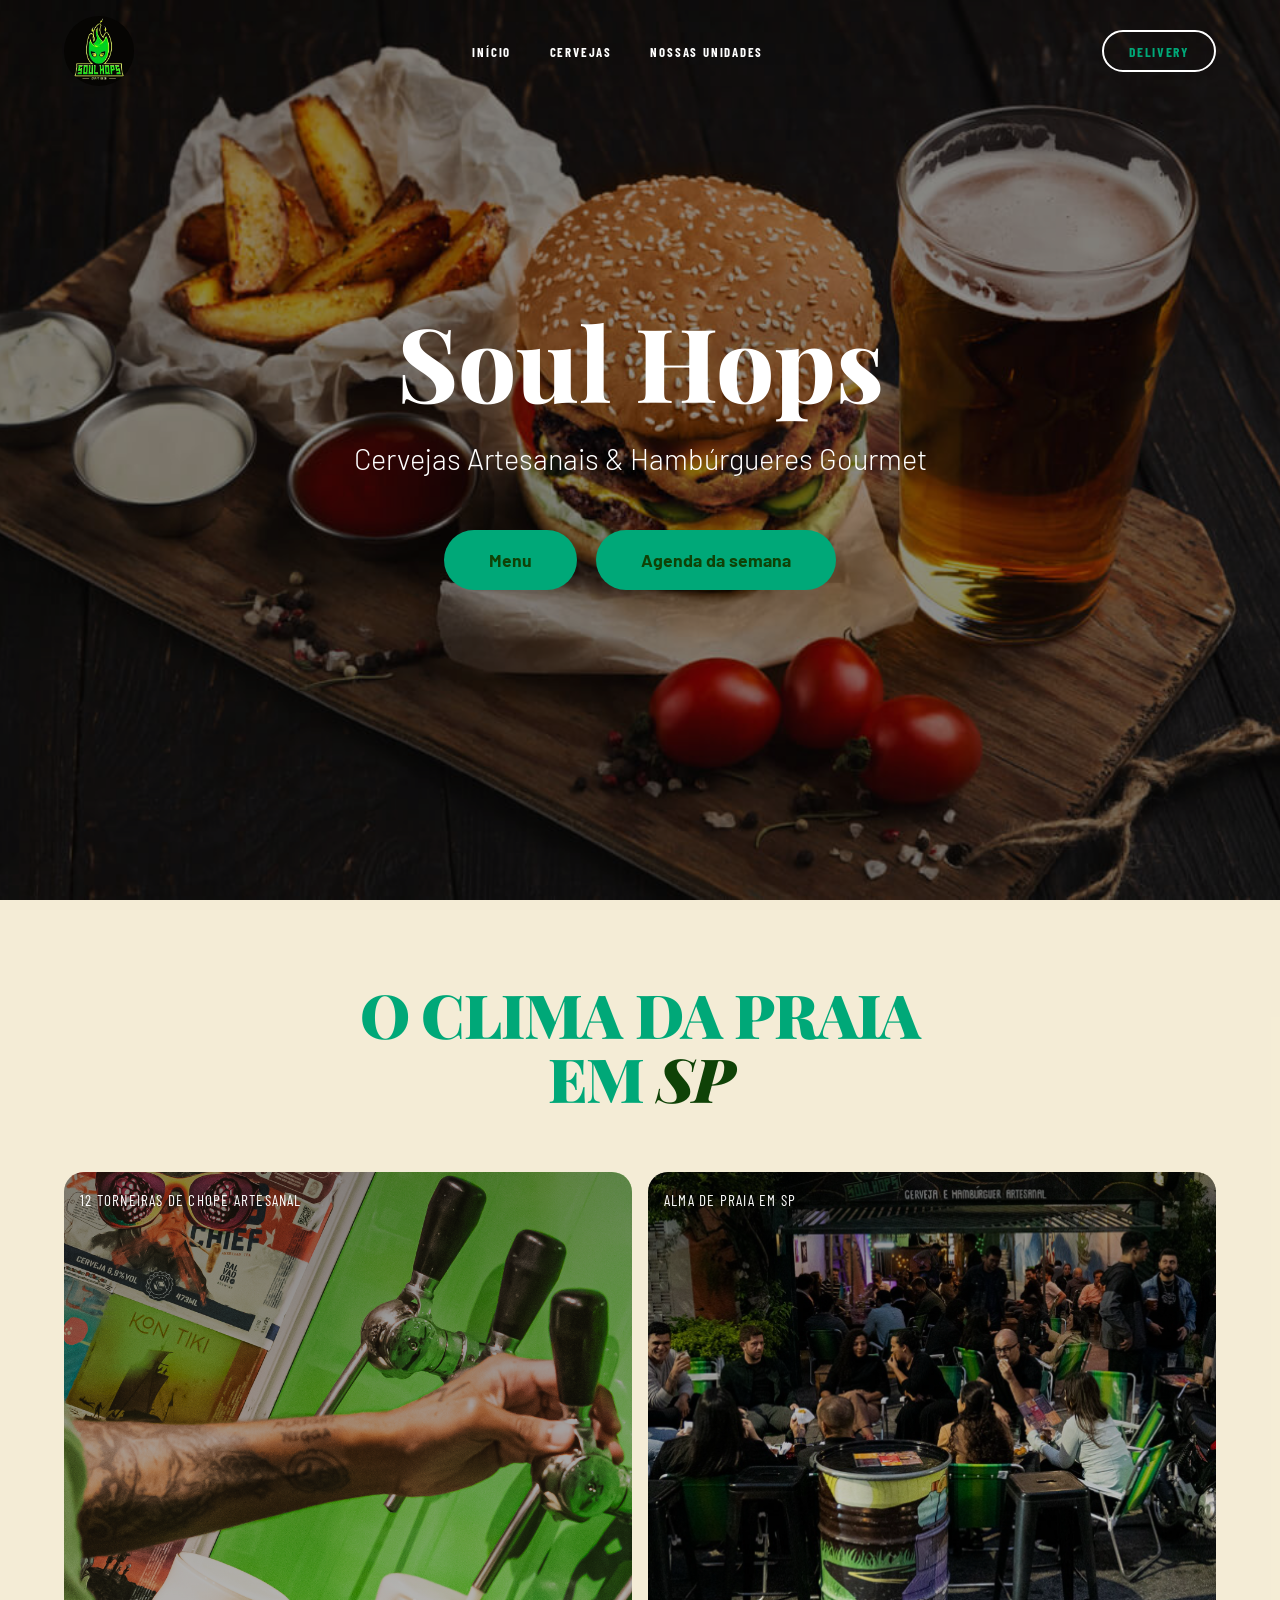
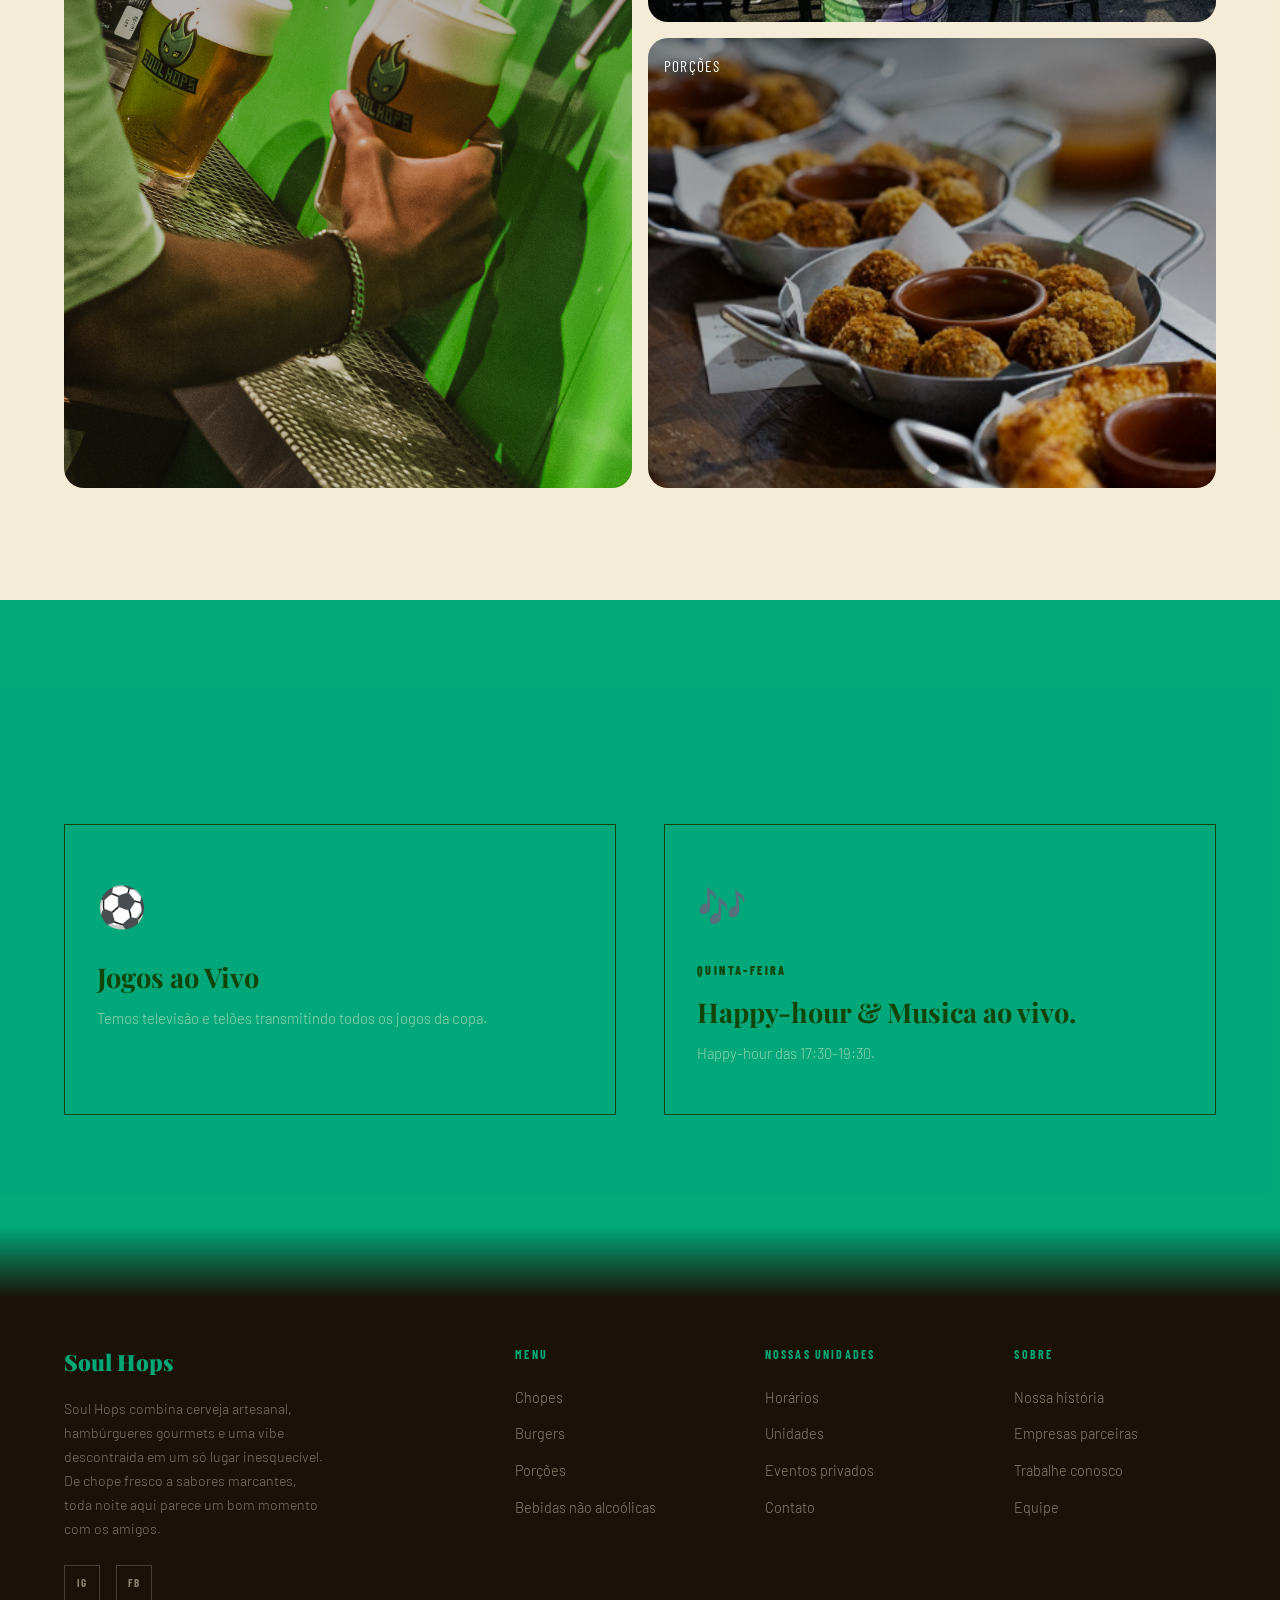
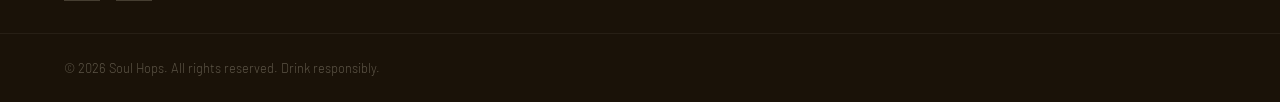
<file: index.html>
<!DOCTYPE html> 
<html lang="pt-BR"> 
    <head>
        <meta charset="UTF-8">
        <meta name="viewport" content="width=device-width, initial-scale=1.0">
        <title>Soul Hops | Cervejas Artesanais & Gourmet Burgers</title>

        <link href="https://fonts.googleapis.com/css2?family=Playfair+Display:wght@400;700;900&family=Barlow:wght@300;400;500;600&family=Barlow+Condensed:wght@700;800&display=swap" rel="stylesheet">
        <link rel="stylesheet" href="css/styles.css">
    </head>
    <body>            
        <nav id="navbar"> 
            <a href="index.html" class="nav-logo"> <img src="images/logo.jpeg" alt="Soul Hops Logo"> </a> 
            <ul class="nav-links"> 
                <li>
                    <a href="index.html">Início</a>
                </li>                     
                <li>
                    <a href="beers.html">Cervejas</a>
                </li>                     
                <li>
                    <a href="visit.html">Nossas Unidades</a>
                </li>                     
            </ul>                 
            <div class="dropdown"> 
                <button onclick="myFunction()" class="dropbtn">Delivery</button>                     
                <div id="myDropdown" class="dropdown-content"> 
                    <a href="https://www.ifood.com.br/delivery/sao-paulo-sp/soul-hops-burger-e-cerveja-artesanal-santo-amaro/9705458b-23b5-4f09-8c98-17a8f84441e7" target="_blank" rel="noopener noreferrer">Ifood</a> 
                    <a href="https://www.keeta-global.com/BR/pt-BR" target="_blank" rel="noopener noreferrer">Keeta</a> 
                </div>                     
            </div>                 
        </nav>     

        <!-- HERO -->             
        <section id="hero"> 
            <div class="hero-back"> 
                <img src="images/hamburguer w beer.jpg" alt="Hambúrguer e cerveja"> 
            </div>                 
            <div class="hero-overlay"></div>                 
            <div class="hero-content"> 
                <h1 class="hero-title">Soul Hops</h1> 
                <p class="hero-sub">Cervejas Artesanais & Hambúrgueres Gourmet </p> 
                <div class="hero-actions"> 
                    <a href="menu.html" class="btn-primary">Menu</a> 
                    <a href="#specials" class="btn-ghost">Agenda da semana</a> 
                </div>                     
            </div>                 
        </section> 

        <!-- ABOUT -->             
        <section id="about"> 
            <div class="about-text fade-in"> 
                <h2 class="section-title"> <span>O CLIMA DA PRAIA</span> <span>EM <em>SP</em></span></h2> 
                <div class="about-grid"> 
                    <div class="gridG"> 
                        <img src="images/bebida.jpeg" alt="GridG"> 
                        <div class="grid-text"> 12 torneiras de chope artesanal</div>                             
                    </div>                         
                    <div class="grid-right"> 
                        <div class="gridMf"> 
                            <img src="images/grid-M.png" alt="GridMf"> 
                            <div class="grid-text">Alma de praia em SP</div>                                 
                        </div>                             
                        <div class="gridMs"> 
                            <img src="images/grid-M2.png" alt="GridMs"> 
                            <div class="grid-text">Porções</div>                                 
                        </div>                             
                    </div>                         
                </div>
            </div>                     
        </section>   

        <!-- SPECIALS -->             
        <section id="specials"> 
            <h2 class="section-title fade-in">Agenda da Semana</h2> 
            <div class="specials-grid"> 
                <div class="special-item fade-in"> 
                    <span class="special-icon">⚽</span>                          
                    <h3 class="special-name">Jogos ao Vivo</h3> 
                    <p class="special-desc">Temos televisão e telões transmitindo todos os jogos da copa.</p> 
                </div>                                         
                <div class="special-item fade-in fade-in-delay-4"> 
                    <span class="special-icon">🎶</span> 
                    <div class="special-day">Quinta-Feira</div>                         
                    <h3 class="special-name">Happy-hour & Musica ao vivo.</h3> 
                    <p class="special-desc">Happy-hour das 17:30-19:30.</p> 
                </div>                     
            </div>                 
        </section>  

        <!-- FOOTER -->             
        <div class="footer-fade"></div>             
        <footer> 
            <div class="footer-brand"> 
                <span class="footer-logo">Soul Hops</span> 
                <p class="footer-tagline">Soul Hops combina cerveja artesanal, hambúrgueres gourmets e uma vibe descontraída em um só lugar inesquecível. De chope fresco a sabores marcantes, toda noite aqui parece um bom momento com os amigos.</p> 
                <div class="social-links"> 
                    <a href="https://www.instagram.com/soulhops/" target="_blank" class="social-link" rel="noopener noreferrer">IG</a> 
                    <a href="https://web.facebook.com/soulhops/about/?_rdc=1&_rdr#" target="_blank" class="social-link" rel="noopener noreferrer">FB</a> 
                </div>                     
            </div>                 
            <div class="footer-col"> 
                <h4>Menu</h4> 
                <ul> 
                    <li>
                        <a href="beers.html">Chopes</a>
                    </li>                         
                    <li>
                        <a href="#burgers">Burgers</a>
                    </li>                         
                    <li>
                        <a href="#">Porções</a>
                    </li>                         
                    <li>
                        <a href="#">Bebidas não alcoólicas</a>
                    </li>                         
                </ul>                     
            </div>                 
            <div class="footer-col"> 
                <h4>Nossas unidades</h4> 
                <ul> 
                    <li>
                        <a href="visit.html">Horários</a>
                    </li>                         
                    <li>
                        <a href="visit.html">Unidades</a>
                    </li>                         
                    <li>
                        <a href="#">Eventos privados</a>
                    </li>                         
                    <li>
                        <a href="visit.html">Contato</a>
                    </li>                         
                </ul>                     
            </div>                 
            <div class="footer-col"> 
                <h4>Sobre</h4> 
                <ul> 
                    <li>
                        <a href="#about">Nossa história</a>
                    </li>                         
                    <li>
                        <a href="#">Empresas parceiras</a>
                    </li>                         
                    <li>
                        <a href="#">Trabalhe conosco</a>
                    </li>                         
                    <li>
                        <a href="#">Equipe</a>
                    </li>                         
                </ul>                     
            </div>                 
        </footer>             
        <div class="footer-bottom"> 
            <p>© 2026 Soul Hops. All rights reserved. Drink responsibly.</p> 
        </div>             
        <script>
        function myFunction() {
            document.getElementById("myDropdown").classList.toggle("show");
        }
        window.onclick = function(event) {
            if (!event.target.matches('.dropbtn')) {
                var dropdowns = document.getElementsByClassName("dropdown-content");
                var i;
                for (i = 0; i < dropdowns.length; i++) {
                    var openDropdown = dropdowns[i];
                    if (openDropdown.classList.contains('show')) {
                        openDropdown.classList.remove('show');
                    }
                }
            }
        }
        const navbar = document.getElementById('navbar');
        window.addEventListener('scroll', () => {
            navbar.classList.toggle('scrolled', window.scrollY > 60);
        });
        const fadeEls = document.querySelectorAll('.fade-in');
        const observer = new IntersectionObserver((entries) => {
            entries.forEach(e => {
                if (e.isIntersecting) {
                    e.target.classList.add('visible');
                    observer.unobserve(e.target);
                }
            });
        }, { threshold: 0.12 });
        fadeEls.forEach(el => observer.observe(el));
        const tabs = document.querySelectorAll('.beer-tab');
        tabs.forEach(tab => {
            tab.addEventListener('click', () => {
                tabs.forEach(t => t.classList.remove('active'));
                tab.classList.add('active');
            });
        });
        </script>             
    </body>         
</html>
</file>
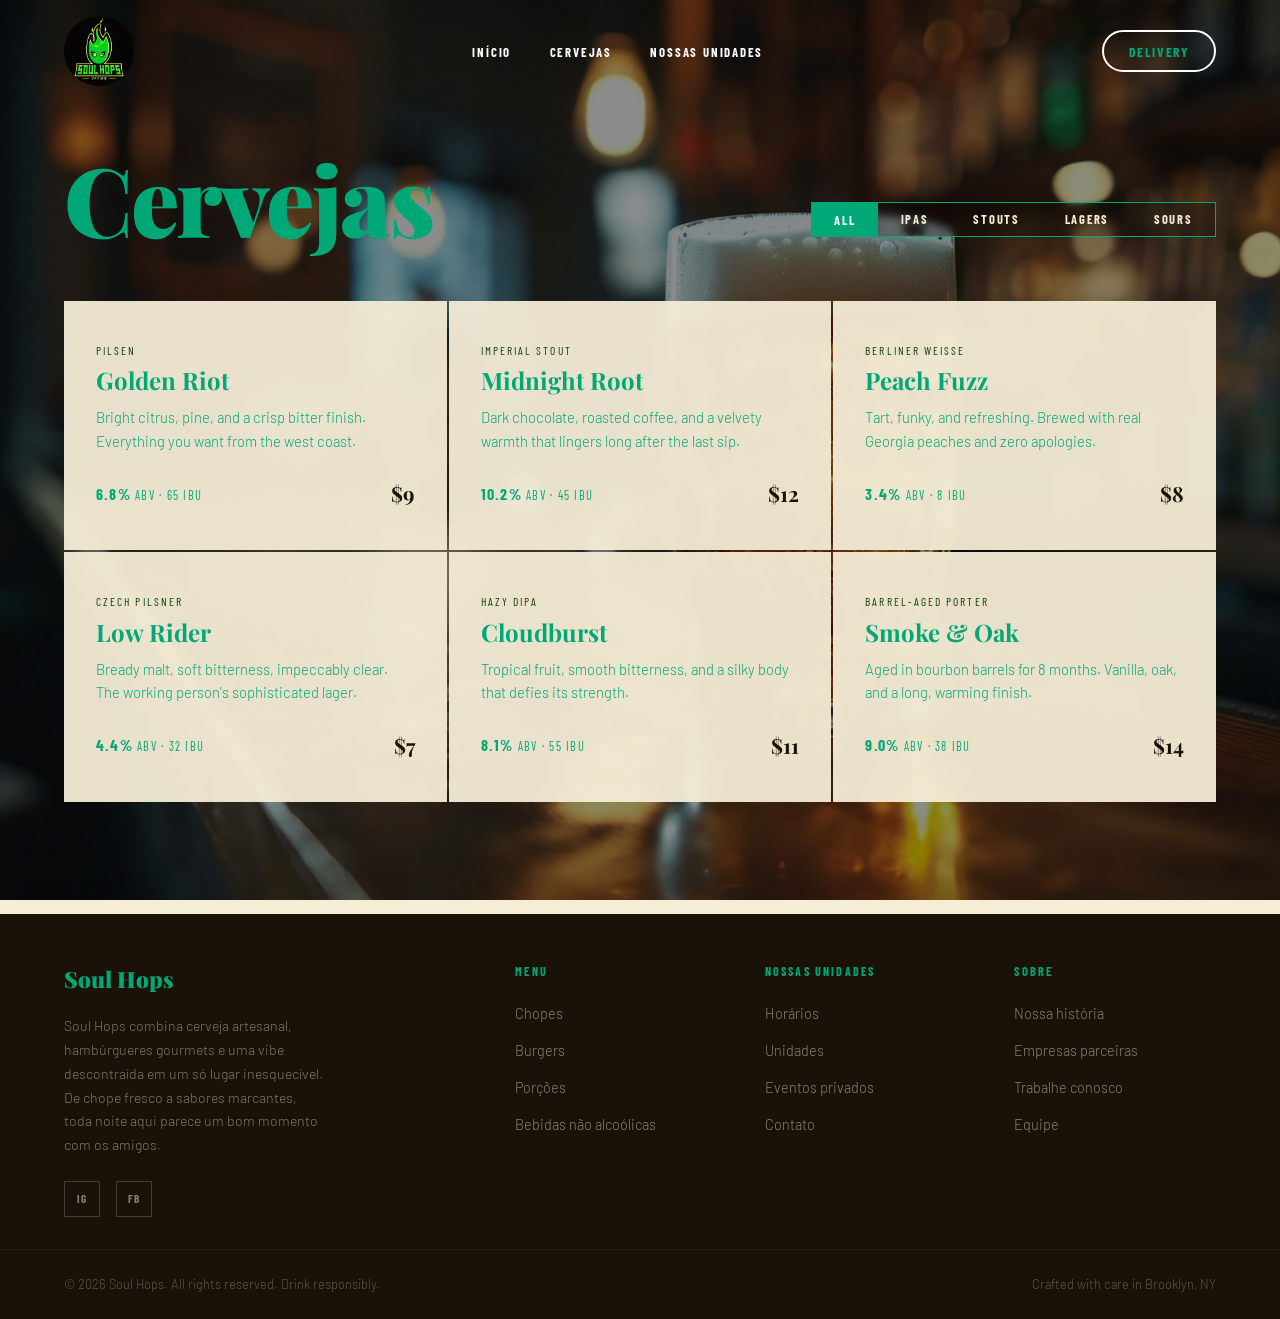
<file: beers.html>
<!DOCTYPE html>
<html lang="pt-BR">
    <head>
        <meta charset="utf-8">
        <meta name="viewport" content="width=device-width, initial-scale=1.0" />
        <title>Soul Hops | Cervejas</title>
        <link href="https://fonts.googleapis.com/css2?family=Playfair+Display:wght@400;700;900&family=Barlow:wght@300;400;500;600&family=Barlow+Condensed:wght@700;800&display=swap" rel="stylesheet" />
        <link rel="stylesheet" href="css/styles.css">
    </head>
    <body>
        <nav id="navbar">
        <a href="index.html" class="nav-logo">
            <img src="images/logo.jpeg" alt="Soul Hops Logo">
        </a>
        <ul class="nav-links">
            <li><a href="index.html">Início</a></li>
            <li><a href="beers.html">Cervejas</a></li>
            <li><a href="visit.html">Nossas Unidades</a></li>
        </ul>
        <div class="dropdown">
            <button onclick="myFunction()" class="dropbtn">Delivery</button>
            <div id="myDropdown" class="dropdown-content">
                <a href="https://www.ifood.com.br/delivery/sao-paulo-sp/soul-hops-burger-e-cerveja-artesanal-santo-amaro/9705458b-23b5-4f09-8c98-17a8f84441e7" target="_blank" rel="noopener noreferrer">Ifood</a>
                <a href="https://www.keeta-global.com/BR/pt-BR" target="_blank" rel="noopener noreferrer">Keeta</a>
            </div>
        </div>
        </nav>
        <section id="beers">
            <div class="beers-header">
                <div>
                    <h2 class="section-title">Cervejas</h2>
                </div>
                <div class="beer-tabs">
                    <button class="beer-tab active" data-filter="all">All</button>
                    <button class="beer-tab" data-filter="ipa">IPAs</button>
                    <button class="beer-tab" data-filter="stout">Stouts</button>
                    <button class="beer-tab" data-filter="lager">Lagers</button>
                    <button class="beer-tab" data-filter="sour">Sours</button>
                </div>
            </div>
            <div class="beer-grid">
                <div class="beer-card fade-in visible" data-category="ipa">
                <div class="beer-style">Pilsen</div>
                <h3 class="beer-name">Golden Riot</h3>
                <p class="beer-desc">Bright citrus, pine, and a crisp bitter finish. Everything you want from the west coast.</p>
                <div class="beer-meta">
                    <div class="beer-abv"><strong>6.8%</strong> ABV · 65 IBU</div>
                    <div class="beer-price">$9</div>
                </div>
            </div>
            <div class="beer-card fade-in visible" data-category="stout">
                <div class="beer-style">Imperial Stout</div>
                <h3 class="beer-name">Midnight Root</h3>
                <p class="beer-desc">Dark chocolate, roasted coffee, and a velvety warmth that lingers long after the last sip.</p>
                <div class="beer-meta">
                    <div class="beer-abv"><strong>10.2%</strong> ABV · 45 IBU</div>
                    <div class="beer-price">$12</div>
                </div>
            </div>
            <div class="beer-card fade-in visible" data-category="sour">
                <div class="beer-style">Berliner Weisse</div>
                <h3 class="beer-name">Peach Fuzz</h3>
                <p class="beer-desc">Tart, funky, and refreshing. Brewed with real Georgia peaches and zero apologies.</p>
                <div class="beer-meta">
                    <div class="beer-abv"><strong>3.4%</strong> ABV · 8 IBU</div>
                    <div class="beer-price">$8</div>
                </div>
            </div>
            <div class="beer-card fade-in visible" data-category="lager">
                <div class="beer-style">Czech Pilsner</div>
                <h3 class="beer-name">Low Rider</h3>
                <p class="beer-desc">Bready malt, soft bitterness, impeccably clear. The working person's sophisticated lager.</p>
                <div class="beer-meta">
                    <div class="beer-abv"><strong>4.4%</strong> ABV · 32 IBU</div>
                    <div class="beer-price">$7</div>
                </div>
            </div>
            <div class="beer-card fade-in visible" data-category="ipa">
                <div class="beer-style">Hazy DIPA</div>
                <h3 class="beer-name">Cloudburst</h3>
                <p class="beer-desc">Tropical fruit, smooth bitterness, and a silky body that defies its strength.</p>
                <div class="beer-meta">
                    <div class="beer-abv"><strong>8.1%</strong> ABV · 55 IBU</div>
                    <div class="beer-price">$11</div>
                </div>
            </div>
            <div class="beer-card fade-in visible" data-category="stout">
                <div class="beer-style">Barrel-Aged Porter</div>
                <h3 class="beer-name">Smoke & Oak</h3>
                <p class="beer-desc">Aged in bourbon barrels for 8 months. Vanilla, oak, and a long, warming finish.</p>
                <div class="beer-meta">
                    <div class="beer-abv"><strong>9.0%</strong> ABV · 38 IBU</div>
                    <div class="beer-price">$14</div>
                </div>
            </div>
        </section>
        <!-- FOOTER -->
        <footer> 
            <div class="footer-brand"> 
                <span class="footer-logo">Soul Hops</span> 
                <p class="footer-tagline">Soul Hops combina cerveja artesanal, hambúrgueres gourmets e uma vibe descontraída em um só lugar inesquecível. De chope fresco a sabores marcantes, toda noite aqui parece um bom momento com os amigos.</p> 
                <div class="social-links"> 
                    <a href="https://www.instagram.com/soulhops/" target="_blank" class="social-link" rel="noopener noreferrer">IG</a> 
                    <a href="https://web.facebook.com/soulhops/about/?_rdc=1&_rdr#" target="_blank" class="social-link" rel="noopener noreferrer">FB</a> 
                </div>                     
            </div>                 
            <div class="footer-col"> 
                <h4>Menu</h4> 
                <ul> 
                    <li>
                        <a href="beers.html">Chopes</a>
                    </li>                         
                    <li>
                        <a href="#burgers">Burgers</a>
                    </li>                         
                    <li>
                        <a href="#">Porções</a>
                    </li>                         
                    <li>
                        <a href="#">Bebidas não alcoólicas</a>
                    </li>                         
                </ul>                     
            </div>                 
            <div class="footer-col"> 
                <h4>Nossas unidades</h4> 
                <ul> 
                    <li>
                        <a href="visit.html">Horários</a>
                    </li>                         
                    <li>
                        <a href="visit.html">Unidades</a>
                    </li>                         
                    <li>
                        <a href="#">Eventos privados</a>
                    </li>                         
                    <li>
                        <a href="visit.html">Contato</a>
                    </li>                         
                </ul>                     
            </div>                 
            <div class="footer-col"> 
                <h4>Sobre</h4> 
                <ul> 
                    <li>
                        <a href="#about">Nossa história</a>
                    </li>                         
                    <li>
                        <a href="#">Empresas parceiras</a>
                    </li>                         
                    <li>
                        <a href="#">Trabalhe conosco</a>
                    </li>                         
                    <li>
                        <a href="#">Equipe</a>
                    </li>                         
                </ul>                     
            </div>
        </footer>
        <div class="footer-bottom">
            <p>© 2026 Soul Hops. All rights reserved. Drink responsibly.</p>
            <p>Crafted with care in Brooklyn, NY</p>
        </div>
        <script>
            function myFunction() {
            document.getElementById("myDropdown").classList.toggle("show");
            }

            window.onclick = function(event) {

            if (!event.target.matches('.dropbtn')) {

                var dropdowns = document.getElementsByClassName("dropdown-content");

                for (var i = 0; i < dropdowns.length; i++) {

                var openDropdown = dropdowns[i];

                if (openDropdown.classList.contains('show')) {
                    openDropdown.classList.remove('show');
                }

                }

            }

            };


            /* STICKY NAV */

            const navbar = document.getElementById('navbar');

            window.addEventListener('scroll', () => {

            navbar.classList.toggle('scrolled', window.scrollY > 60);

            });


            /* FADE IN */

            const fadeElements = document.querySelectorAll('.fade-in');

            const observer = new IntersectionObserver(entries => {

            entries.forEach(entry => {

                if (entry.isIntersecting) {
                entry.target.classList.add('visible');
                }

            });

            });

            fadeElements.forEach(el => {
            observer.observe(el);
            });


            /* FILTER */

            const tabs = document.querySelectorAll('.beer-tab');
            const cards = document.querySelectorAll('.beer-card');

            tabs.forEach(tab => {

            tab.addEventListener('click', () => {

                tabs.forEach(t => {
                t.classList.remove('active');
                });

                tab.classList.add('active');

                const filter = tab.dataset.filter;

                cards.forEach(card => {

                if (
                    filter === 'all' ||
                    card.dataset.category === filter
                ) {
                    card.style.display = '';
                } else {
                    card.style.display = 'none';
                }

                });

            });

            });


            /* DELIVERY APPS */

            function isIOS() {
            return /iPhone|iPad|iPod/i.test(navigator.userAgent);
            }

            function isAndroid() {
            return /Android/i.test(navigator.userAgent);
            }

            function openIfood() {

            if (!isIOS() && !isAndroid()) {

                window.open(
                "https://www.ifood.com.br/delivery/sao-paulo-sp/soul-hops-burger-e-cerveja-artesanal-santo-amaro/9705458b-23b5-4f09-8c98-17a8f84441e7",
                "_blank"
                );

                return;
            }

            if (isIOS()) {

                window.location.href =
                "https://www.ifood.com.br/delivery/sao-paulo-sp/soul-hops-burger-e-cerveja-artesanal-santo-amaro/9705458b-23b5-4f09-8c98-17a8f84441e7";

                setTimeout(() => {

                window.location.href =
                    "https://apps.apple.com/br/app/ifood-pedir-comida-e-mercado/id483017239";

                }, 2000);

            }

            if (isAndroid()) {

                window.location.href =
                "intent://delivery/sao-paulo-sp/soul-hops-burger-e-cerveja-artesanal-santo-amaro/9705458b-23b5-4f09-8c98-17a8f84441e7#Intent;scheme=https;package=br.com.brainweb.ifood;end";

                setTimeout(() => {

                window.location.href =
                    "https://play.google.com/store/apps/details?id=br.com.brainweb.ifood";

                }, 2000);

            }

            }

            function openKeeta() {

            if (!isIOS() && !isAndroid()) {

                window.open(
                "https://www.keeta-global.com/BR/pt-BR",
                "_blank"
                );

                return;
            }

            window.location.href = "keeta://";

            setTimeout(() => {

                if (isIOS()) {

                window.location.href =
                    "https://apps.apple.com/br/app/keeta-food-delivery/id6505045490";

                } else {

                window.location.href =
                    "https://play.google.com/store/apps/details?id=com.meituan.brazil";

                }

            }, 2000);

            }

        </script>
    </body>
</html>
</file>
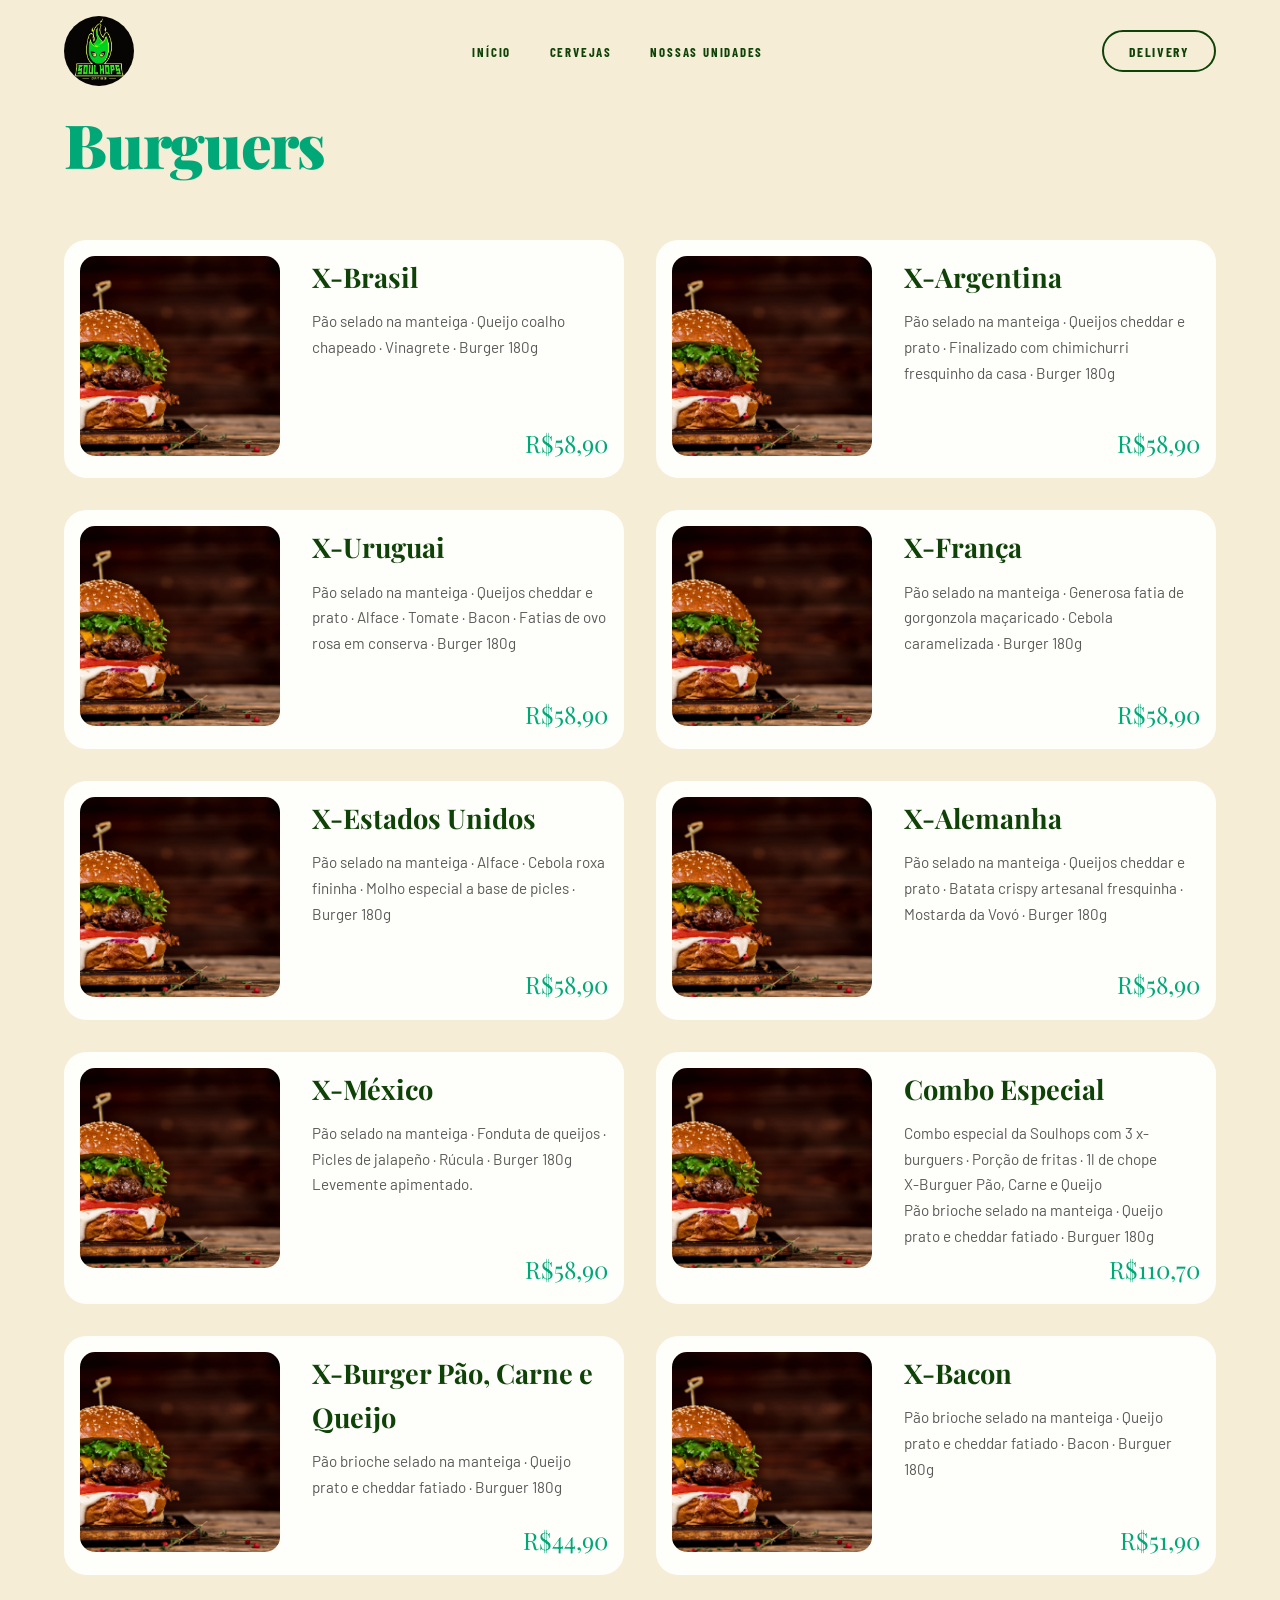
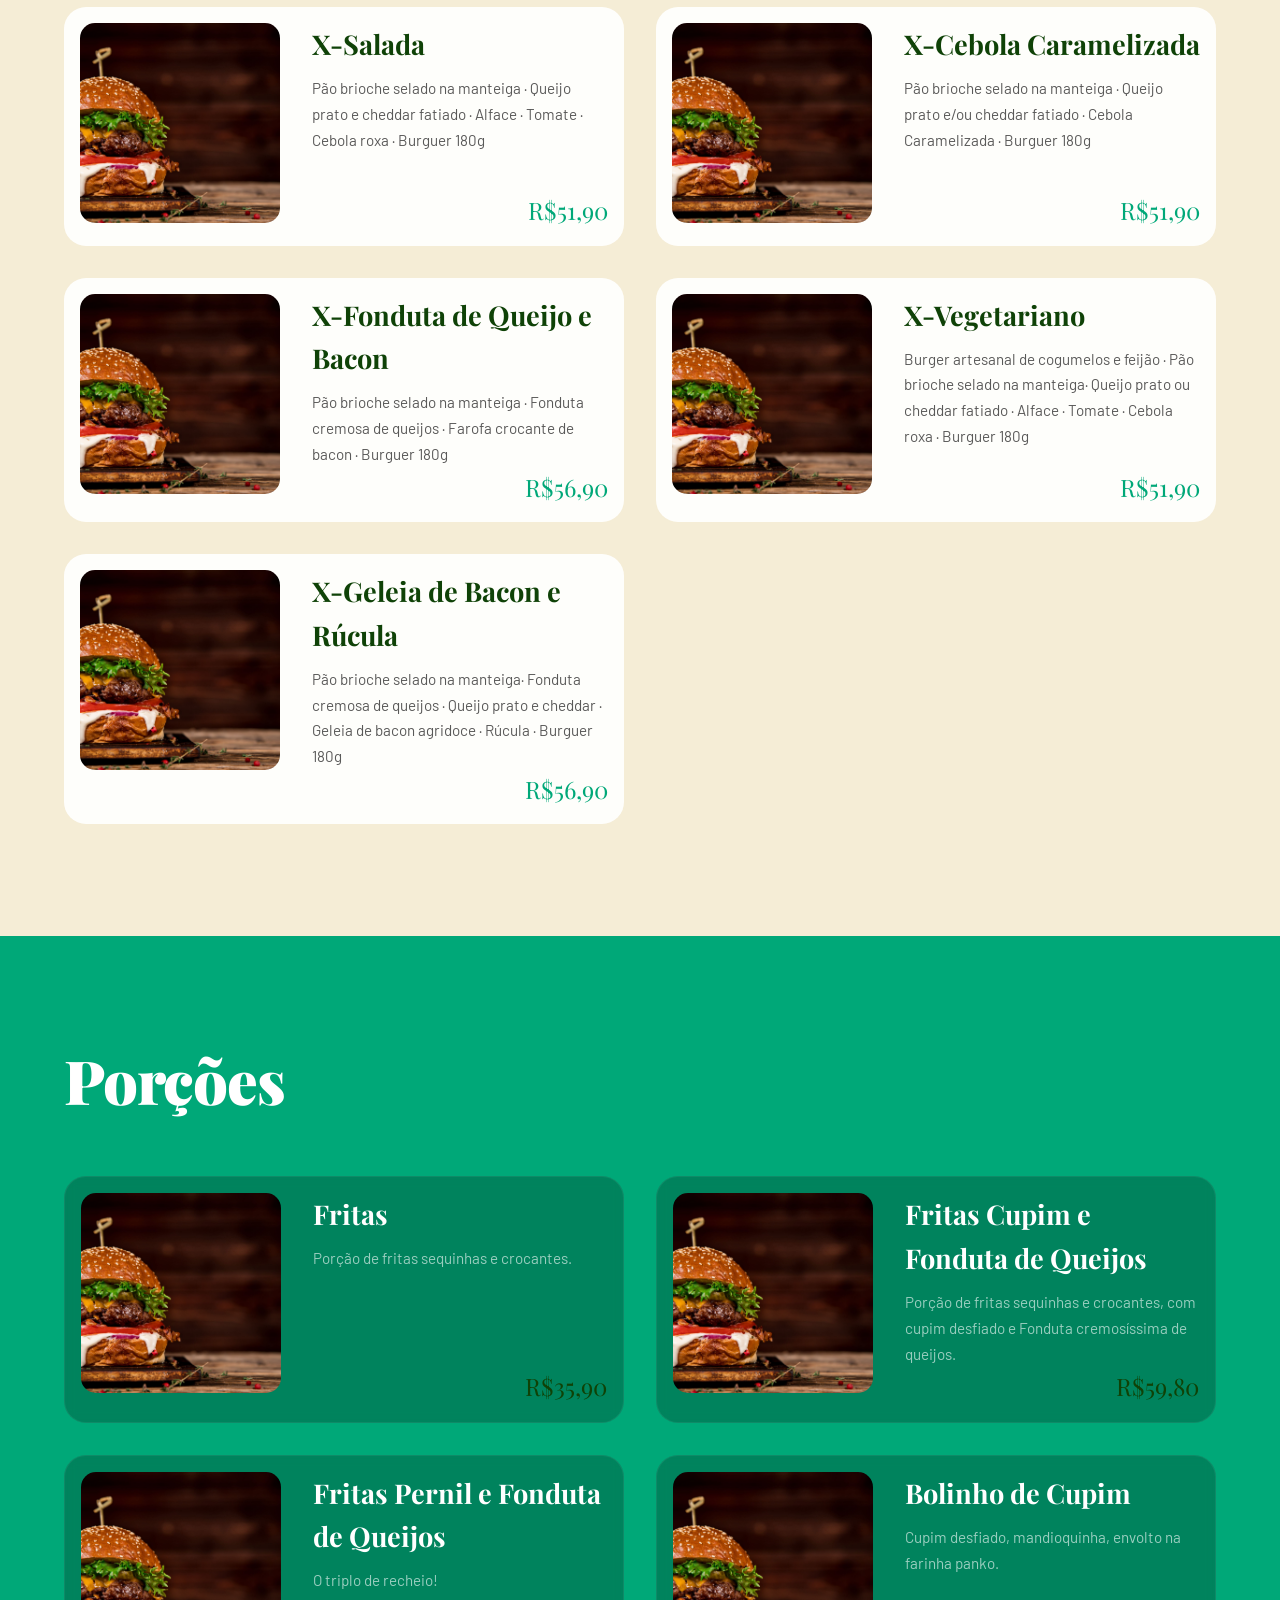
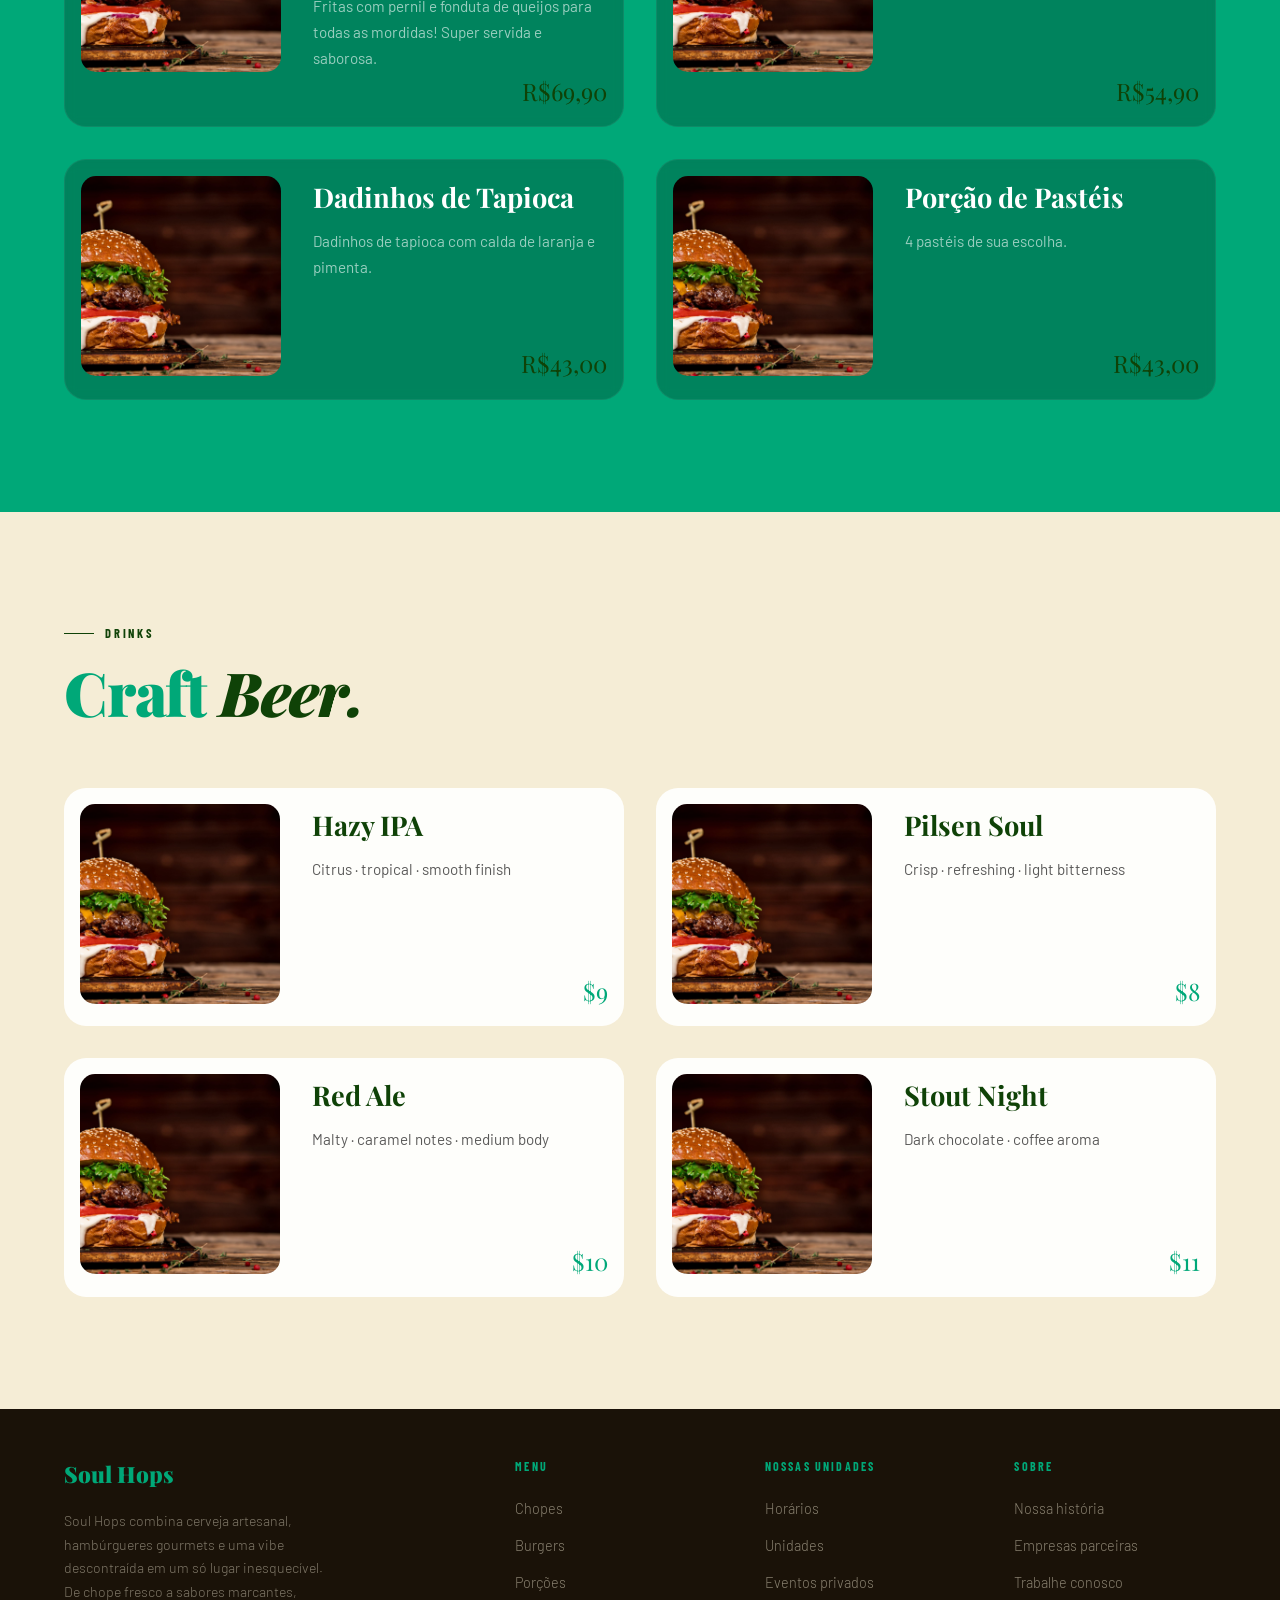
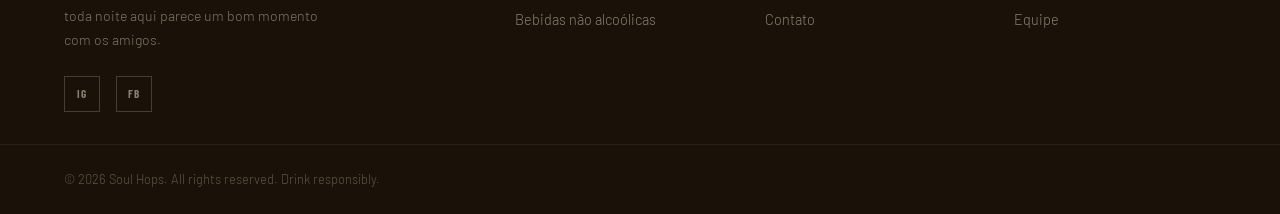
<file: menu.html>
<!DOCTYPE html>
<html lang="pt-BR">
  <head>
    <meta charset="UTF-8" />
    <meta name="viewport" content="width=device-width, initial-scale=1.0" />
    <title>Soul Hops | Menu</title>
    <link href="https://fonts.googleapis.com/css2?family=Playfair+Display:wght@400;700;900&family=Barlow:wght@300;400;500;600&family=Barlow+Condensed:wght@700;800&display=swap" rel="stylesheet" />
    <link rel="stylesheet" href="css/styles.css">
  </head>
  <body class="menu-page">
    <!-- NAV -->
     <nav id="navbar">
      <a href="index.html" class="nav-logo">
        <img src="images/logo.jpeg" alt="Soul Hops Logo">
      </a>
      <ul class="nav-links">
        <li><a href="index.html">Início</a></li>
        <li><a href="beers.html">Cervejas</a></li>
        <li><a href="visit.html">Nossas Unidades</a></li>
      </ul>
      <div class="dropdown">
        <button onclick="myFunction()" class="dropbtn">Delivery</button>
        <div id="myDropdown" class="dropdown-content">
          <a href="https://www.ifood.com.br/delivery/sao-paulo-sp/soul-hops-burger-e-cerveja-artesanal-santo-amaro/9705458b-23b5-4f09-8c98-17a8f84441e7" target="_blank" rel="noopener noreferrer">Ifood</a>
          <a href="https://www.keeta-global.com/BR/pt-BR" target="_blank" rel="noopener noreferrer">Keeta</a>
        </div>
      </div>
    </nav>
    <!-- BURGERS -->
    <section class="menu-section">
      <div class="menu-header">
        <h2 class="section-title">Burguers</h2>
      </div>
      <div class="menu-grid">
        <div class="menu-card">
          <div class="menu-image">
            <img src="images/burguer.jpeg" alt="Soul Classic">
          </div>
          <div class="menu-info">
            <div>
              <h3>X-Brasil</h3>
              <p>Pão selado na manteiga · Queijo coalho chapeado · Vinagrete · Burger 180g</p>
            </div>
            <span>R$58,90</span>
          </div>
        </div>
        <div class="menu-card">
          <div class="menu-image">
            <img src="images/burguer.jpeg" alt="Hop Head">
          </div>
          <div class="menu-info">
            <div>
              <h3>X-Argentina</h3>
              <p>Pão selado na manteiga · Queijos cheddar e prato · Finalizado com chimichurri fresquinho da casa · Burger 180g</p>
            </div>
            <span>R$58,90</span>
          </div>
        </div>
        <div class="menu-card">
          <div class="menu-image">
            <img src="images/burguer.jpeg" alt="Black & Blue">
          </div>
          <div class="menu-info">
            <div>
              <h3>X-Uruguai</h3>
              <p> Pão selado na manteiga · Queijos cheddar e prato · Alface · Tomate · Bacon · Fatias de ovo rosa em conserva · Burger 180g</p>
            </div>
            <span>R$58,90</span>
          </div>
        </div>
        <div class="menu-card">
          <div class="menu-image">
            <img src="images/burguer.jpeg" alt="Garden Riot">
          </div>
          <div class="menu-info">
            <div>
              <h3>X-França</h3>
              <p>Pão selado na manteiga · Generosa fatia de gorgonzola maçaricado · Cebola caramelizada · Burger 180g</p>
            </div>
            <span>R$58,90</span>
          </div>
        </div>
        <div class="menu-card">
          <div class="menu-image">
            <img src="images/burguer.jpeg" alt="Garden Riot">
          </div>
          <div class="menu-info">
            <div>
              <h3>X-Estados Unidos</h3>
              <p>Pão selado na manteiga · Alface · Cebola roxa fininha · Molho especial a base de picles · Burger 180g</p>
            </div>
            <span>R$58,90</span>
          </div>
        </div>
        <div class="menu-card">
          <div class="menu-image">
            <img src="images/burguer.jpeg" alt="Black & Blue">
          </div>
          <div class="menu-info">
            <div>
              <h3>X-Alemanha</h3>
              <p> Pão selado na manteiga · Queijos cheddar e prato · Batata crispy artesanal fresquinha · Mostarda da Vovó · Burger 180g</p>
            </div>
            <span>R$58,90</span>
          </div>
        </div>
        <div class="menu-card">
          <div class="menu-image">
            <img src="images/burguer.jpeg" alt="Garden Riot">
          </div>
          <div class="menu-info">
            <div>
              <h3>X-México</h3>
              <p>Pão selado na manteiga · Fonduta de queijos · Picles de jalapeño · Rúcula · Burger 180g</p>
              <p>Levemente apimentado.</p>
            </div>
            <span>R$58,90</span>
          </div>
        </div>
        <div class="menu-card">
          <div class="menu-image">
            <img src="images/burguer.jpeg" alt="Black & Blue">
          </div>
          <div class="menu-info">
            <div>
              <h3>Combo Especial</h3>
              <p>Combo especial da Soulhops com 3 x-burguers · Porção de fritas · 1l de chope</p>
              <p>X-Burguer Pão, Carne e Queijo</p>
              <p>Pão brioche selado na manteiga · Queijo prato e cheddar fatiado · Burguer 180g</p>
            </div>
            <span>R$110,70</span>
          </div>
        </div>
        <div class="menu-card">
          <div class="menu-image">
            <img src="images/burguer.jpeg" alt="Garden Riot">
          </div>
          <div class="menu-info">
            <div>
              <h3>X-Burger Pão, Carne e Queijo</h3>
              <p>Pão brioche selado na manteiga · Queijo prato e cheddar fatiado · Burguer 180g</p>
            </div>
            <span>R$44,90</span>
          </div>
        </div>
        <div class="menu-card">
          <div class="menu-image">
            <img src="images/burguer.jpeg" alt="Garden Riot">
          </div>
          <div class="menu-info">
            <div>
              <h3>X-Bacon</h3>
              <p>Pão brioche selado na manteiga · Queijo prato e cheddar fatiado · Bacon · Burguer 180g</p>
            </div>
            <span>R$51,90</span>
          </div>
        </div>
        <div class="menu-card">
          <div class="menu-image">
            <img src="images/burguer.jpeg" alt="Garden Riot">
          </div>
          <div class="menu-info">
            <div>
              <h3>X-Salada</h3>
              <p>Pão brioche selado na manteiga · Queijo prato e cheddar fatiado · Alface · Tomate · Cebola roxa · Burguer 180g</p>
            </div>
            <span>R$51,90</span>
          </div>
        </div>
        <div class="menu-card">
          <div class="menu-image">
            <img src="images/burguer.jpeg" alt="Garden Riot">
          </div>
          <div class="menu-info">
            <div>
              <h3>X-Cebola Caramelizada</h3>
              <p>Pão brioche selado na manteiga · Queijo prato e/ou cheddar fatiado · Cebola Caramelizada · Burguer 180g</p>
            </div>
            <span>R$51,90</span>
          </div>
        </div>
        <div class="menu-card">
          <div class="menu-image">
            <img src="images/burguer.jpeg" alt="Garden Riot">
          </div>
          <div class="menu-info">
            <div>
              <h3>X-Fonduta de Queijo e Bacon</h3>
              <p>Pão brioche selado na manteiga · Fonduta cremosa de queijos · Farofa crocante de bacon · Burguer 180g</p>
            </div>
            <span>R$56,90</span>
          </div>
        </div>
        <div class="menu-card">
          <div class="menu-image">
            <img src="images/burguer.jpeg" alt="Garden Riot">
          </div>
          <div class="menu-info">
            <div>
              <h3>X-Vegetariano</h3>
              <p>Burger artesanal de cogumelos e feijão · Pão brioche selado na manteiga· Queijo prato ou cheddar fatiado · Alface · Tomate · Cebola roxa · Burguer 180g</p>
            </div>
            <span>R$51,90</span>
          </div>
        </div>
        <div class="menu-card">
          <div class="menu-image">
            <img src="images/burguer.jpeg" alt="Garden Riot">
          </div>
          <div class="menu-info">
            <div>
              <h3>X-Geleia de Bacon e Rúcula</h3>
              <p>Pão brioche selado na manteiga· Fonduta cremosa de queijos · Queijo prato e cheddar · Geleia de bacon agridoce · Rúcula · Burguer 180g</p>
            </div>
            <span>R$56,90</span>
          </div>
        </div>
        

      </div>
    </section>

    <!-- SIDES -->
    <section class="menu-section dark">
      <div class="menu-header">
        <h2 class="section-title">Porções</h2>
      </div>
      <div class="menu-grid">
        <div class="menu-card dark-card">
          <div class="menu-image">
            <img src="images/burguer.jpeg" alt="Loaded Fries">
          </div>
          <div class="menu-info">
            <div>
              <h3>Fritas</h3>
              <p>Porção de fritas sequinhas e crocantes.</p>
            </div>
            <span>R$35,90</span>
          </div>
        </div>
        <div class="menu-card dark-card">
          <div class="menu-image">
            <img src="images/burguer.jpeg" alt="Onion Rings">
          </div>
          <div class="menu-info">
            <div>
              <h3>Fritas Cupim e Fonduta de Queijos</h3>
              <p>Porção de fritas sequinhas e crocantes, com cupim desfiado e Fonduta cremosíssima de queijos.</p>
            </div>
            <span>R$59,80</span>
          </div>
        </div>
        <div class="menu-card dark-card">
          <div class="menu-image">
            <img src="images/burguer.jpeg" alt="Buffalo Wings">
          </div>
          <div class="menu-info">
            <div>
              <h3>Fritas Pernil e Fonduta de Queijos</h3>
              <p>O triplo de recheio!</p>
              <p>Fritas com pernil e fonduta de queijos para todas as mordidas! Super servida e saborosa.</p>
            </div>
            <span>R$69,90</span>
          </div>
        </div>
        <div class="menu-card dark-card">
          <div class="menu-image">
            <img src="images/burguer.jpeg" alt="Cheese Bites">
          </div>
          <div class="menu-info">
            <div>
              <h3>Bolinho de Cupim</h3>
              <p>Cupim desfiado, mandioquinha, envolto na farinha panko.</p>
            </div>
            <span>R$54,90</span>
          </div>
        </div>
        <div class="menu-card dark-card">
          <div class="menu-image">
            <img src="images/burguer.jpeg" alt="Cheese Bites">
          </div>
          <div class="menu-info">
            <div>
              <h3>Dadinhos de Tapioca</h3>
              <p>Dadinhos de tapioca com calda de laranja e pimenta.</p>
            </div>
            <span>R$43,00</span>
          </div>
        </div>
        <div class="menu-card dark-card">
          <div class="menu-image">
            <img src="images/burguer.jpeg" alt="Cheese Bites">
          </div>
          <div class="menu-info">
            <div>
              <h3>Porção de Pastéis</h3>
              <p>4 pastéis de sua escolha.</p>
            </div>
            <span>R$43,00</span>
          </div>
        </div>
      </div>
    </section>
    
    <!-- DRINKS -->
    <section class="menu-section">
      <div class="menu-header">
        <p class="section-label">Drinks</p>
        <h2 class="section-title">Craft <em>Beer.</em></h2>
      </div>
      <div class="menu-grid">
        <div class="menu-card">
          <div class="menu-image">
            <img src="images/burguer.jpeg" alt="Hazy IPA">
          </div>
          <div class="menu-info">
            <div>
              <h3>Hazy IPA</h3>
              <p>Citrus · tropical · smooth finish</p>
            </div>
            <span>$9</span>
          </div>
        </div>
        <div class="menu-card">
          <div class="menu-image">
            <img src="images/burguer.jpeg" alt="Pilsen Soul">
          </div>
          <div class="menu-info">
            <div>
              <h3>Pilsen Soul</h3>
              <p>Crisp · refreshing · light bitterness</p>
            </div>
            <span>$8</span>
          </div>
        </div>
        <div class="menu-card">
          <div class="menu-image">
            <img src="images/burguer.jpeg" alt="Red Ale">
          </div>
          <div class="menu-info">
            <div>
              <h3>Red Ale</h3>
              <p>Malty · caramel notes · medium body</p>
            </div>
            <span>$10</span>
          </div>
        </div>
        <div class="menu-card">
          <div class="menu-image">
            <img src="images/burguer.jpeg" alt="Stout Night">
          </div>
          <div class="menu-info">
            <div>
              <h3>Stout Night</h3>
              <p>Dark chocolate · coffee aroma</p>
            </div>
            <span>$11</span>
          </div>
        </div>
      </div>
    </section>
    <footer> 
        <div class="footer-brand"> 
            <span class="footer-logo">Soul Hops</span> 
            <p class="footer-tagline">Soul Hops combina cerveja artesanal, hambúrgueres gourmets e uma vibe descontraída em um só lugar inesquecível. De chope fresco a sabores marcantes, toda noite aqui parece um bom momento com os amigos.</p> 
            <div class="social-links"> 
                <a href="https://www.instagram.com/soulhops/" target="_blank" class="social-link" rel="noopener noreferrer">IG</a> 
                <a href="https://web.facebook.com/soulhops/about/?_rdc=1&_rdr#" target="_blank" class="social-link" rel="noopener noreferrer">FB</a> 
            </div>                     
        </div>                 
        <div class="footer-col"> 
            <h4>Menu</h4> 
            <ul> 
                <li>
                    <a href="beers.html">Chopes</a>
                </li>                         
                <li>
                    <a href="#burgers">Burgers</a>
                </li>                         
                <li>
                    <a href="#">Porções</a>
                </li>                         
                <li>
                    <a href="#">Bebidas não alcoólicas</a>
                </li>                         
            </ul>                     
        </div>                 
        <div class="footer-col"> 
            <h4>Nossas unidades</h4> 
            <ul> 
                <li>
                    <a href="visit.html">Horários</a>
                </li>                         
                <li>
                    <a href="visit.html">Unidades</a>
                </li>                         
                <li>
                    <a href="#">Eventos privados</a>
                </li>                         
                <li>
                    <a href="visit.html">Contato</a>
                </li>                         
            </ul>                     
        </div>                 
        <div class="footer-col"> 
            <h4>Sobre</h4> 
            <ul> 
                <li>
                    <a href="#about">Nossa história</a>
                </li>                         
                <li>
                    <a href="#">Empresas parceiras</a>
                </li>                         
                <li>
                    <a href="#">Trabalhe conosco</a>
                </li>                         
                <li>
                    <a href="#">Equipe</a>
                </li>                         
            </ul>                     
        </div>                
    </footer>             
    <div class="footer-bottom"> 
      <p>© 2026 Soul Hops. All rights reserved. Drink responsibly.</p> 
    </div>             
    <script>
    function myFunction() 
    {
      document.getElementById("myDropdown").classList.toggle("show");
    }
    window.onclick = function(event) 
    {
      if (!event.target.matches('.dropbtn')) 
      {
        var dropdowns = document.getElementsByClassName("dropdown-content");
        var i;
        for (i = 0; i < dropdowns.length; i++) 
        {
          var openDropdown = dropdowns[i];
          if (openDropdown.classList.contains('show'))
          {
            openDropdown.classList.remove('show');
          }
        }
      }
    }
    const navbar = document.getElementById('navbar');
    window.addEventListener('scroll', () => 
    {
      navbar.classList.toggle('scrolled', window.scrollY > 60);
    });
  const fadeEls = document.querySelectorAll('.fade-in');
  const observer = new IntersectionObserver((entries) => {entries.forEach(e => {
    if (e.isIntersecting) {
      e.target.classList.add('visible');
      observer.unobserve(e.target);
    }
  });
}, { threshold: 0.12 });
fadeEls.forEach(el => observer.observe(el));
const tabs = document.querySelectorAll('.beer-tab');
tabs.forEach(tab => {
  tab.addEventListener('click', () => {
    tabs.forEach(t => t.classList.remove('active'));
    tab.classList.add('active');
  });
});
</script>             
</body>         
</html>
</file>
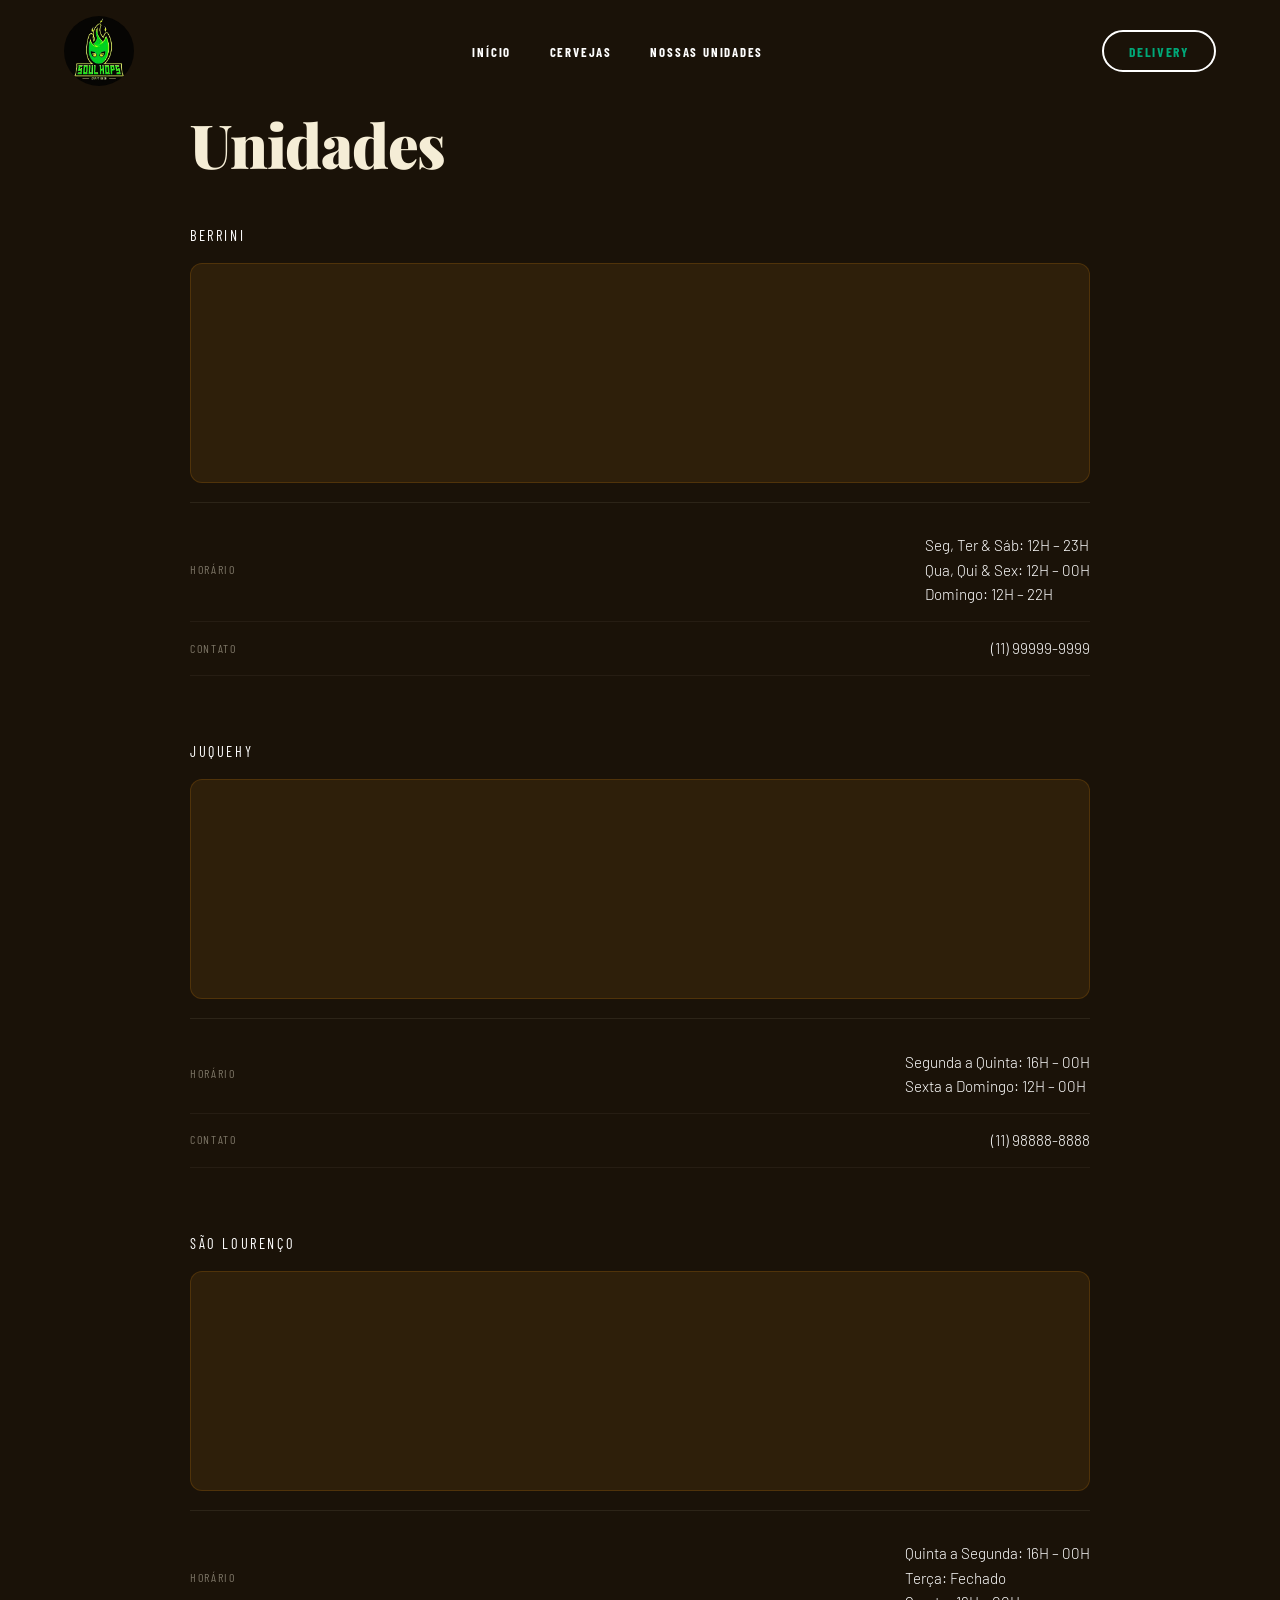
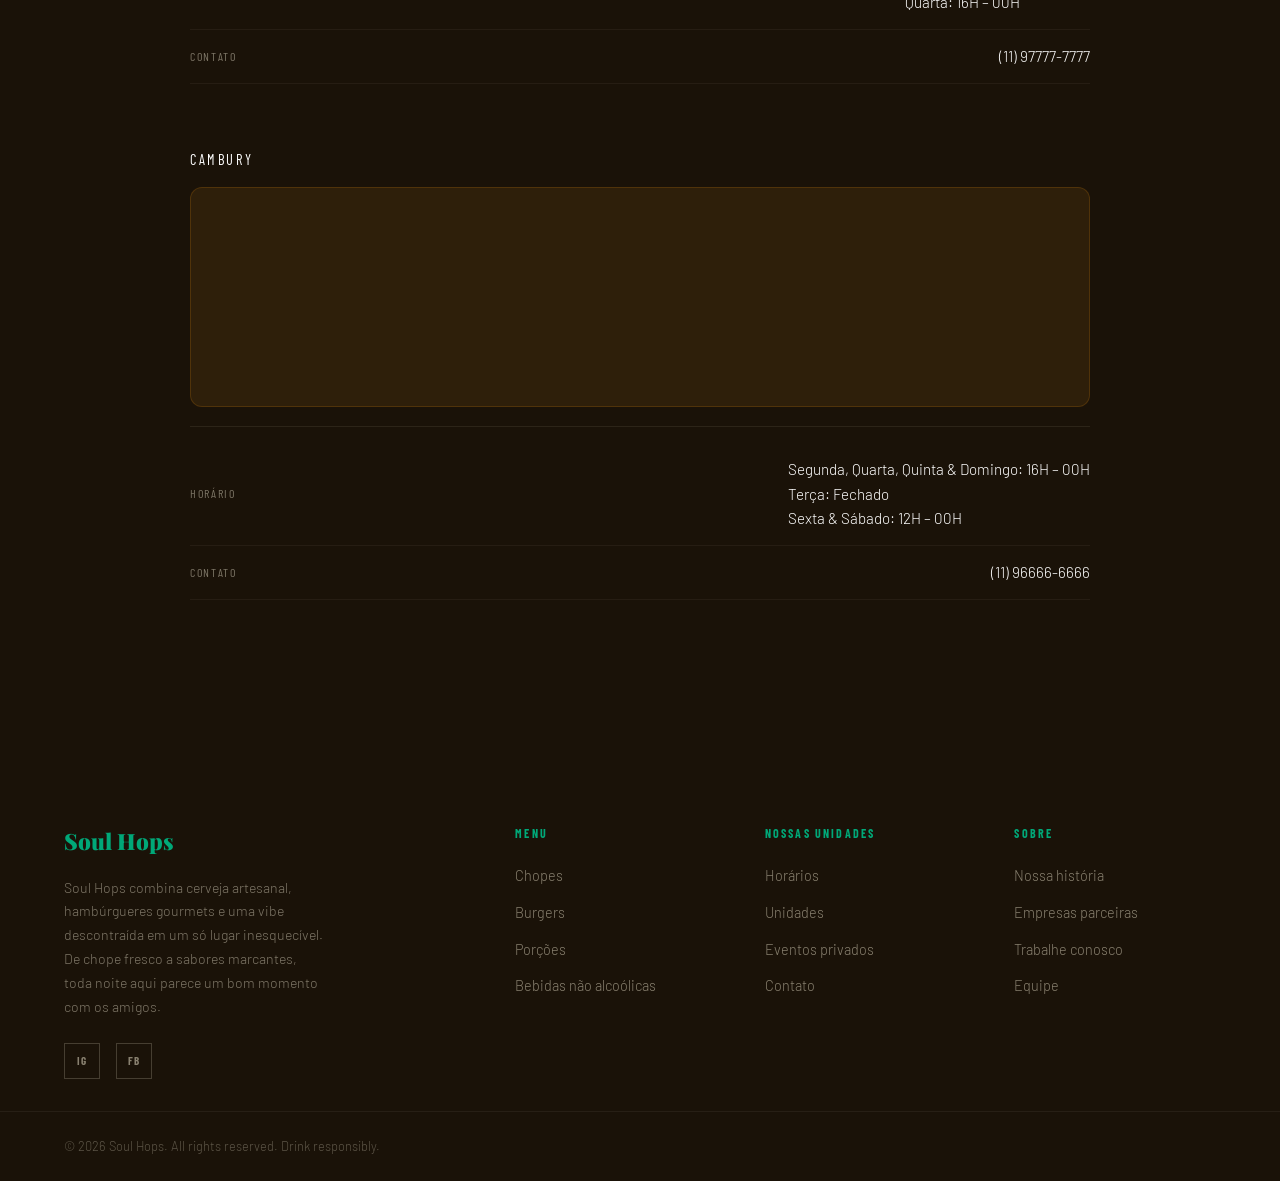
<file: visit.html>
<!DOCTYPE html>
<html lang="pt-BR">
  <head>
    <meta charset="UTF-8" />
    <meta name="viewport" content="width=device-width, initial-scale=1.0" />
    <title>Soul Hops | Nossas Unidades</title>
    <link href="https://fonts.googleapis.com/css2?family=Playfair+Display:wght@400;700;900&family=Barlow:wght@300;400;500;600&family=Barlow+Condensed:wght@700;800&display=swap" rel="stylesheet" />
    <link rel="stylesheet" href="css/styles.css">
  </head>
  <body>
    <!-- NAV -->
     <nav id="navbar">
      <a href="index.html" class="nav-logo">
        <img src="images/logo.jpeg" alt="Soul Hops Logo">
      </a>
      <ul class="nav-links">
        <li><a href="index.html">Início</a></li>
        <li><a href="beers.html">Cervejas</a></li>
        <li><a href="visit.html">Nossas Unidades</a></li>
      </ul>
      <div class="dropdown">
        <button onclick="myFunction()" class="dropbtn">Delivery</button>
        <div id="myDropdown" class="dropdown-content">
          <a href="https://www.ifood.com.br/delivery/sao-paulo-sp/soul-hops-burger-e-cerveja-artesanal-santo-amaro/9705458b-23b5-4f09-8c98-17a8f84441e7" target="_blank" rel="noopener noreferrer">Ifood</a>
          <a href="https://www.keeta-global.com/BR/pt-BR" target="_blank" rel="noopener noreferrer">Keeta</a>
        </div>
      </div>
    </nav>

    <!-- VISIT -->
    <section id="visit">
      <div class="visit-left fade-in">
        <h2 class="section-title">Unidades</h2>
        <div class="unit-card">
          <p class="location-detail">Berrini</p>
          <div class="map-placeholder">
            <iframe src="https://www.google.com/maps?q=Soul+Hops+Cervejas+Artesanais+e+Hamburgueria+Berrini&output=embed" allowfullscreen=""></iframe>
          </div>
          <div class="unit-info">
            <div class="info-row">
              <span class="info-label">Horário</span>
              <span class="info-text">Seg, Ter & Sáb: 12H – 23H <br> Qua, Qui & Sex: 12H – 00H <br> Domingo: 12H – 22H</span>
            </div>
            <div class="info-row">
              <span class="info-label">Contato</span>
              <span class="info-text">(11) 99999-9999</span>
            </div>
          </div>
        </div>
        <div class="unit-card">
          <p class="location-detail">Juquehy</p>
          <div class="map-placeholder">
            <iframe src="https://www.google.com/maps?q=Soul+Hops+Cervejas+Artesanais+e+Hamburgueria+Juquehy&output=embed" allowfullscreen=""></iframe>
          </div>
          <div class="unit-info">
            <div class="info-row">
              <span class="info-label">Horário</span>
              <span class="info-text">Segunda a Quinta: 16H – 00H <br> Sexta a Domingo: 12H – 00H</span>
            </div>
            <div class="info-row">
              <span class="info-label">Contato</span>
              <span class="info-text">(11) 98888-8888</span>
            </div>
          </div>
        </div>
        <div class="unit-card">
          <p class="location-detail">São Lourenço</p>
          <div class="map-placeholder">
            <iframe src="https://www.google.com/maps?q=Soul+Hops+Cervejas+Artesanais+e+Hamburgueria+SaoLourenco&output=embed" allowfullscreen=""></iframe>
          </div>
          <div class="unit-info">
            <div class="info-row">
              <span class="info-label">Horário</span>
              <span class="info-text">Quinta a Segunda: 16H – 00H <br>Terça: Fechado <br>Quarta: 16H – 00H</span>
            </div>
            <div class="info-row">
              <span class="info-label">Contato</span>
              <span class="info-text">(11) 97777-7777</span>
            </div>
          </div>
        </div>
        <div class="unit-card">
          <p class="location-detail">Cambury</p>
          <div class="map-placeholder">
            <iframe src="https://www.google.com/maps?q=Soul+Hops+Cervejas+Artesanais+e+Hamburgueria+Cambury&output=embed" allowfullscreen=""></iframe>
          </div>
          <div class="unit-info">
            <div class="info-row">
              <span class="info-label">Horário</span>
              <span class="info-text">Segunda, Quarta, Quinta & Domingo: 16H – 00H <br>Terça: Fechado <br>Sexta & Sábado: 12H – 00H</span>
            </div>
            <div class="info-row">
              <span class="info-label">Contato</span>
              <span class="info-text">(11) 96666-6666</span>
            </div>
          </div>
        </div>
    </section>

    <!-- FOOTER -->
    <footer> 
        <div class="footer-brand"> 
            <span class="footer-logo">Soul Hops</span> 
            <p class="footer-tagline">Soul Hops combina cerveja artesanal, hambúrgueres gourmets e uma vibe descontraída em um só lugar inesquecível. De chope fresco a sabores marcantes, toda noite aqui parece um bom momento com os amigos.</p> 
            <div class="social-links"> 
                <a href="https://www.instagram.com/soulhops/" target="_blank" class="social-link" rel="noopener noreferrer">IG</a> 
                <a href="https://web.facebook.com/soulhops/about/?_rdc=1&_rdr#" target="_blank" class="social-link" rel="noopener noreferrer">FB</a> 
            </div>                     
        </div>                 
        <div class="footer-col"> 
            <h4>Menu</h4> 
            <ul> 
                <li>
                    <a href="beers.html">Chopes</a>
                </li>                         
                <li>
                    <a href="#burgers">Burgers</a>
                </li>                         
                <li>
                    <a href="#">Porções</a>
                </li>                         
                <li>
                    <a href="#">Bebidas não alcoólicas</a>
                </li>                         
            </ul>                     
        </div>                 
        <div class="footer-col"> 
            <h4>Nossas unidades</h4> 
            <ul> 
                <li>
                    <a href="visit.html">Horários</a>
                </li>                         
                <li>
                    <a href="visit.html">Unidades</a>
                </li>                         
                <li>
                    <a href="#">Eventos privados</a>
                </li>                         
                <li>
                    <a href="visit.html">Contato</a>
                </li>                         
            </ul>                     
        </div>                 
        <div class="footer-col"> 
            <h4>Sobre</h4> 
            <ul> 
                <li>
                    <a href="#about">Nossa história</a>
                </li>                         
                <li>
                    <a href="#">Empresas parceiras</a>
                </li>                         
                <li>
                    <a href="#">Trabalhe conosco</a>
                </li>                         
                <li>
                    <a href="#">Equipe</a>
                </li>                         
            </ul>                     
        </div>
    </footer>
    <div class="footer-bottom"> 
      <p>© 2026 Soul Hops. All rights reserved. Drink responsibly.</p> 
    </div>             
    <script>
    function myFunction() {
        document.getElementById("myDropdown").classList.toggle("show");
    }
    window.onclick = function(event) {
        if (!event.target.matches('.dropbtn')) {
            var dropdowns = document.getElementsByClassName("dropdown-content");
            var i;
            for (i = 0; i < dropdowns.length; i++) {
                var openDropdown = dropdowns[i];
                if (openDropdown.classList.contains('show')) {
                    openDropdown.classList.remove('show');
                }
            }
        }
    }
    const navbar = document.getElementById('navbar');
    window.addEventListener('scroll', () => {
        navbar.classList.toggle('scrolled', window.scrollY > 60);
    });
    const fadeEls = document.querySelectorAll('.fade-in');
    const observer = new IntersectionObserver((entries) => {
        entries.forEach(e => {
            if (e.isIntersecting) {
                e.target.classList.add('visible');
                observer.unobserve(e.target);
            }
        });
    }, { threshold: 0.12 });
    fadeEls.forEach(el => observer.observe(el));
    const tabs = document.querySelectorAll('.beer-tab');
    tabs.forEach(tab => {
        tab.addEventListener('click', () => {
            tabs.forEach(t => t.classList.remove('active'));
            tab.classList.add('active');
        });
    });
    </script>
  </body>         
</html>
</file>
<file: css/styles.css>
*, *::before, *::after { box-sizing: border-box; margin: 0; padding: 0; }
:root {
  --cream: #F5EDD6;
  --cream-dark: #E8D9B0;
  --dark: #1A1208;
  --dark-mid: #2E1F0A;
  --amber: #D4820A;
  --amber-light: #F0A030;
  --copper: #B8621A;
  --rust: #8B3A10;
  --green: #00a878;
  --dark-green: #0f4207;
  --light: #5bbe54;
  --foam: #FBF6E8;
  --brown: #342323; 
  --white: #fff;
  --grey: rgba(245,237,214,0.45);
  --tab-color: rgba(245,237,214,0.95);
  --font-display: 'Playfair Display', serif;
  --font-body: 'Barlow', sans-serif;
  --font-condensed: 'Barlow Condensed', sans-serif;
}

html { scroll-behavior: smooth; }

body {
  margin: 0;
  padding: 0;
  background: var(--cream);
  color: var(--green);
  font-family: var(--font-body);
  font-size: 16px;
  line-height: 1.6;
  overflow-x: hidden;
}

/* ── NAV ── */
nav {
  position: fixed;
  top: 0; left: 0; right: 0;
  z-index: 999;
  display: flex;
  align-items: center;
  justify-content: space-between;
  padding: 1rem 5vw;
  transition: background 0.4s, backdrop-filter 0.4s;
  flex-wrap: wrap;
}
nav.scrolled {
  background: rgba(0,0,0,0.5);
  backdrop-filter: blur(12px);
}
.nav-logo {
  
  display: flex;
  align-items: center;
  text-decoration: none;
  flex-shrink: 0;
}
.nav-logo img {
  width: clamp(55px, 7vw, 70px);
  height: clamp(55px, 7vw, 70px);
  object-fit: cover;
  border-radius: 50%;
}
.nav-logo span { color: var(--brown); }
.nav-links { 
  display: flex;
  align-items: center; 
  justify-content: center;
  gap: clamp(1rem, 3vw, 2.5rem); 
  list-style: none; 
  flex: 1;
  flex-wrap: wrap;
}
.nav-links a {
  font-family: var(--font-condensed);
  font-weight: 700;
  font-size: clamp(0.75rem, 1vw, 0.95rem);
  letter-spacing: 0.14em;
  text-transform: uppercase;
  color: var(--white);
  text-decoration: none;
  transition: color 0.2s;
}
.nav-links a:hover { color: var(--dark-green); }

/* Dropdown Button */
.dropbtn {
  font-family: var(--font-condensed);
  font-weight: 700; 
  font-size: 0.85rem; 
  letter-spacing: 0.12em; 
  text-transform: uppercase;
  padding: 0.65rem 1.6rem;
  background-color: transparent;
  color: var(--green);
  padding: 0.65rem 1.6rem;
  transition: background 0.2s, transform 0.15s;
  cursor: pointer;
  border: 2px solid white;
  border-radius: 999px;
}

/* Dropdown button on hover & focus */
.dropbtn:hover, .dropbtn:focus {
  background-color: var(--green);
  color: var(--dark-green);
  border-color: var(--green);
}

/* The container <div> - needed to position the dropdown content */
.dropdown {
  position: relative;
  display: inline-block;
}

/* Dropdown Content (Hidden by Default) */
.dropdown-content {
  display: none;
  position: absolute;
  background-color: #f1f1f1;
  min-width: 160px;
  box-shadow: 0px 8px 16px 0px rgba(0,0,0,0.2);
  z-index: 1;
}

/* Links inside the dropdown */
.dropdown-content a {
  color: var(--dark-green);
  padding: 12px 16px;
  text-decoration: none;
  display: block;
  background-color: white;
}

/* Change color of dropdown links on hover */
.dropdown-content a:hover {background-color: var(--green);}

/* Show the dropdown menu (use JS to add this class to the .dropdown-content container when the user clicks on the dropdown button) */
.show {display:block;}

#hero{
position: relative;
height: 100vh;
display: flex;
align-items: center;
justify-content: center;
overflow: hidden;
}

.hero-back{
position: absolute;
inset: 0;
}

.hero-back img{
width: 100%;
height: 100%;
object-fit: cover;
}

.hero-overlay{
position: absolute;
inset: 0;
background: rgba(0,0,0,0.45);
}

.hero-content{
position: relative;
z-index: 2;
text-align: center;
color: white;
padding: 2rem;
}

.hero-title{
font-family: var(--font-display);
font-size: clamp(4.5rem, 8vw, 7rem);
font-weight: 800;
line-height: 1;
margin-bottom: 1.5rem;
}

.hero-sub{
font-size: 1.8rem;
font-weight: 300;
margin-bottom: 3rem;
}

.hero-actions{
display: flex;
justify-content: center;
gap: 1.2rem;
flex-wrap: wrap;
}

.btn-primary{
display: inline-block;
padding: 1rem 2.8rem;
background: #00a878;
color: var(--dark-green);
border-radius: 999px;
text-decoration: none;
font-size: 1.1rem;
transition: 0.3s;
font-weight: bold;
}

.btn-primary:hover{
transform: translateY(-3px);
}

.btn-ghost{
display: inline-block;
padding: 1rem 2.8rem;
background: var(--green);
color: var(--dark-green);
border-radius: 999px;
text-decoration: none;
font-size: 1.1rem;
transition: 0.3s;
font-weight: bold;
}

.btn-ghost:hover{
transform: translateY(-3px);
}
.hero-visual {
  position: absolute;
  right: -2rem;
  top: 50%;
  transform: translateY(-50%);
  width: 480px;
  opacity: 0.12;
  pointer-events: none;
  font-family: var(--font-display);
  font-size: 22rem;
  font-weight: 900;
  color: var(--amber);
  line-height: 1;
  user-select: none;
}
.hero-scroll {
  position: absolute;
  bottom: 2.5rem;
  left: 50%;
  transform: translateX(-50%);
  display: flex;
  flex-direction: column;
  align-items: center;
  gap: 0.5rem;
  font-family: var(--font-condensed);
  font-size: 0.72rem;
  letter-spacing: 0.2em;
  text-transform: uppercase;
  color: rgba(245,237,214,0.45);
}
.scroll-line {
  width: 1px;
  height: 50px;
  background: linear-gradient(to bottom, rgba(212,130,10,0.8), transparent);
  animation: scrollPulse 2s ease-in-out infinite;
}
@keyframes scrollPulse {
  0%, 100% { opacity: 0.4; transform: scaleY(1); }
  50% { opacity: 1; transform: scaleY(1.1); }
}

/* ── SECTION BASE ── */
section { padding: 7rem 4rem; }
.section-label {
  font-family: var(--font-condensed);
  font-weight: 700;
  font-size: 0.78rem;
  letter-spacing: 0.22em;
  text-transform: uppercase;
  color: var(--dark-green);
  margin-bottom: 1rem;
  display: flex;
  align-items: center;
  gap: 0.7rem;
}
.section-label::before {
  content: '';
  display: block;
  width: 30px;
  height: 1px;
  background: var(--dark-green);
}
.section-title {
  font-family: var(--font-display);
  font-size: clamp(2.2rem, 5vw, 3.8rem);
  font-weight: 900;
  line-height: 1.05;
  letter-spacing: -0.02em;
  margin-bottom: 1.5rem;
}
.section-title em { font-style: italic; color: var(--dark-green); }

/* ── ABOUT ── */
#about {
  background: var(--tab-color);
  display: flex;
  flex-direction: column;
  gap: 6rem;
  align-items: center;
  min-height: 100vh;
}
.about-text p {
  color: var(--dark);
  display: flex;
  flex-direction: column;
  justify-content: center;
  height: 100%;
  font-weight: 300;
  font-size: 1.05rem;
  margin-bottom: 1.2rem;
}
#about .section-title{
  text-align: center;
  margin-top: auto;
  transform: translateY(-30px);
  margin-bottom: 2rem;
  display: flex;
  flex-direction: column;

  justify-content: center;
}
.about-grid{
display: flex;
gap: 1rem;

align-items: stretch;
}

.gridG,
.gridMf,
.gridMs{
position: relative;

overflow: hidden;

border-radius: 20px;
}

.gridG{
flex: 1;
}

.grid-right{
flex: 1;

display: flex;
flex-direction: column;

gap: 1rem;
}

.gridMf,
.gridMs{
flex: 1;
}

.gridG img,
.gridMf img,
.gridMs img{
width: 100%;
height: 100%;

object-fit: cover;

display: block;
}

/* overlay escuro */
.gridG::after,
.gridMf::after,
.gridMs::after{
content: "";

position: absolute;
inset: 0;

background: linear-gradient(
  to bottom,
  rgba(0,0,0,0.45),
  rgba(0,0,0,0.1)
);
}

/* texto */
.grid-text{
position: absolute;

top: 1rem;
left: 1rem;

z-index: 2;

color: white;

font-family: var(--font-condensed);

font-size: 0.95rem;

letter-spacing: 0.08em;

text-transform: uppercase;

max-width: 70%;
}
/* ── BEERS ── */
#beers {
  position: relative;
  min-height: 100vh;
  padding-top: 10rem;
  background-image:
    linear-gradient(rgba(0,0,0,0.45), rgba(0,0,0,0.45)),
    url("../images/beeratbar.jpg");

  background-size: cover;
  background-position: center top;
  background-repeat: no-repeat;
  background-attachment: fixed;

  overflow: hidden;
}
.beer-photo{
  display: none;
}
.beer-photo img{
  width: 100%;
  height: 100%;
  object-fit: cover;
  object-position: center top;
  opacity: 0.35;

  position: absolute;
  top: -100px;
  left: 0;
}

.beers-header {
  display: flex;
  justify-content: space-between;
  align-items: flex-end;
  margin-bottom: 4rem;
  flex-wrap: wrap;
  gap: 1rem;
  position: relative;
  z-index: 2;
}
#beers .section-title{
  margin-bottom: 0;
  line-height: 0.8;
  color: var(--green);
  font-size: clamp(4rem, 8vw, 6rem);
}
.beer-tabs {
  display: flex;
  border: 1px solid var(--green);
  backdrop-filter: blur(4px);
}
.beer-tab {
  font-family: var(--font-condensed);
  font-weight: 700;
  font-size: 0.78rem;
  letter-spacing: 0.14em;
  text-transform: uppercase;
  padding: 0.6rem 1.4rem;
  cursor: pointer;
  background: transparent;
  color: var(--cream);
  border: none;
  transition: all 0.2s;
  background: rgba(0,0,0,0.25);
}
.beer-tab.active, .beer-tab:hover {
  background: var(--green);
  color: white;
}
.beer-grid {
  display: grid;
  grid-template-columns: repeat(3, 1fr);
  gap: 2px;
  position: relative;
  z-index: 2;
}
.beer-card {
  padding: 2.5rem 2rem;
  position: relative;
  overflow: hidden;
  transition: transform 0.3s;
  cursor: default;
  opacity: 1;
  background: rgba(245,237,214,0.95);
  backdrop-filter: blur(4px);
}
.beer-card::before {
  content: '';
  position: absolute;
  top: 0; left: 0;
  width: 3px;
  height: 0;
  background: var(--green);
  transition: height 0.4s;
}
.beer-card:hover { transform: translateY(-4px); }
.beer-card:hover::before { height: 100%; }
.beer-style {
  font-family: var(--font-condensed);
  font-size: 0.72rem;
  letter-spacing: 0.18em;
  text-transform: uppercase;
  color: var(--dark-green);
  margin-bottom: 0.5rem;
}
.beer-name {
  font-family: var(--font-display);
  font-size: 1.5rem;
  font-weight: 700;
  margin-bottom: 0.7rem;
  line-height: 1.15;
}
.beer-desc {
  font-size: 0.92rem;
  color: var(--green);
  font-weight: 300;
  margin-bottom: 1.5rem;
}
.beer-meta {
  display: flex;
  gap: 1.5rem;
  align-items: center;
}
.beer-abv {
  font-family: var(--font-condensed);
  font-size: 0.78rem;
  letter-spacing: 0.1em;
  color: var(--green);
  text-transform: uppercase;
}
.beer-abv strong { color: var(--green); font-size: 1rem; }
.beer-price {
  margin-left: auto;
  font-family: var(--font-display);
  font-size: 1.3rem;
  font-weight: 700;
  color: var(--dark);
}


/* ── SPECIALS ── */
#specials {
  background: var(--green);
  opacity: 0.99;
  text-align: left;
  overflow: hidden;
}
#specials .section-title{transform: translateY(-50px); color: var(--tab-color);}
.specials-grid {
  display: grid;
  grid-template-columns: repeat(2, 1fr);
  gap: 3rem;
  margin-top: 3rem;
}
.special-item {
  padding: 3rem 2rem;
  border: 1px solid var(--dark-green);
  position: relative;
  transition: border-color 0.3s;
}
.special-item:hover { border-color: var(--white); }
.special-day {
  font-family: var(--font-condensed);
  font-weight: 800;
  font-size: 0.75rem;
  letter-spacing: 0.2em;
  text-transform: uppercase;
  color: var(--dark-green);
  margin-bottom: 1rem;
}
.special-name {
  font-family: var(--font-display);
  font-size: 1.7rem;
  font-weight: 700;
  margin-bottom: 0.8rem;
  line-height: 1.2;
  color: var(--dark-green);
}
.special-desc {
  font-size: 0.92rem;
  color: rgba(245,237,214,0.6);
  font-weight: 300;
  line-height: 1.7;
}
.special-icon {
  font-size: 2.5rem;
  margin-bottom: 1.5rem;
  display: block;
}

/* ── HOURS & LOCATION ── */
/* ── VISIT ── */
#visit{
background: var(--dark);
padding: 7rem 4rem;
}

/* container principal */
.visit-left{
max-width: 900px;
margin: 0 auto;
}

/* titulo */
#visit .section-title{
color: var(--cream);
margin-bottom: 3rem;
}

/* card de cada unidade */
.unit-card{
margin-bottom: 4rem;
}

/* nome da unidade */
.location-detail{
font-family: var(--font-condensed);
font-size: 0.9rem;
letter-spacing: 0.18em;
text-transform: uppercase;
color: white;
margin-bottom: 1rem;
}

/* mapa */
.map-placeholder{
overflow: hidden;
border-radius: 12px;
margin-top: 1rem;
height: 220px;
background: var(--dark-mid);
border: 1px solid rgba(212,130,10,0.2);
transition: border-color 0.3s;
}

.map-placeholder:hover{
border-color: var(--amber);
}

.map-placeholder iframe{
width: 100%;
height: 100%;
border: 0;
}

/* infos abaixo do mapa */
.unit-info{
margin-top: 1.2rem;
border-top: 1px solid rgba(245,237,214,0.08);
padding-top: 1rem;
}

/* linha horario/contato */
.info-row{
display: flex;
justify-content: space-between;
align-items: center;
padding: 0.9rem 0;
border-bottom: 1px solid rgba(245,237,214,0.05);
}

/* titulo da info */
.info-label{
font-family: var(--font-condensed);
font-size: 0.75rem;
letter-spacing: 0.14em;
text-transform: uppercase;
color: rgba(245,237,214,0.45);
}

/* texto da info */
.info-text{
color: white;
font-size: 0.95rem;
font-weight: 300;
}

/* responsivo */
@media (max-width: 768px){

#visit{
  padding: 5rem 1.5rem;
}

.info-row{
  flex-direction: column;
  align-items: flex-start;
  gap: 0.4rem;
}

.map-placeholder{
  height: 200px;
}
}
#menu-hero{
position: relative;
min-height: 70vh;

display: flex;
align-items: center;
justify-content: center;

text-align: center;
}
.menu-page .nav-links a {
  color: var(--dark-green);
}

.menu-page .nav-links a:hover {
  color: var(--green);
}
.menu-page .dropbtn {
  color: var(--dark-green);
  border-color: var(--dark-green);
}

.menu-content{
position: relative;
z-index: 2;
max-width: 800px;
padding: 2rem;
}

.menu-title{
font-family: var(--font-display);
font-size: clamp(3rem, 8vw, 6rem);
line-height: 1;
color:white;
margin-bottom: 1.5rem;
}


.menu-sub{
color: rgba(255,255,255,0.75);
font-size: 1.1rem;
line-height: 1.7;
}

.menu-info{
flex: 1;
display: flex;
flex-direction: column;
justify-content: flex-start;
}

.menu-info h3{
margin: 0;
margin-bottom: 0.5rem;
font-size: 2rem;
}
/* sections */

.menu-section{
padding: 7rem 4rem;
}

.menu-header{
margin-bottom: 4rem;
}

.menu-grid{
display: grid;
grid-template-columns: repeat(2, 1fr);
gap: 2rem;
}

/* cards */

.menu-card{
background: rgba(255,255,255,0.9);
backdrop-filter: blur(6px);
border-radius: 22px;

padding: 1rem;

display: flex;
justify-content: space-between;
gap: 2rem;

transition: transform 0.3s, box-shadow 0.3s;
}

.menu-card:hover{
transform: translateY(-6px);
box-shadow: 0 10px 30px rgba(0,0,0,0.08);
}

.menu-card h3{
font-family: var(--font-display);
font-size: 1.7rem;
margin-bottom: 0.6rem;
color: var(--dark-green);
}
.menu-image img{
width: 200px;
height: 200px;
object-fit: cover;
border-radius: 15px;
}

.menu-card p{
color: rgba(0,0,0,0.65);
line-height: 1.7;
font-size: 0.95rem;
}

.menu-card span{
font-family: var(--font-display);
font-size: 1.5rem;
color: var(--green);
white-space: nowrap;
text-align: right;
margin-top: auto;
align-self: flex-end;
}

/* dark section */
.menu-section.dark{
background: var(--green);
}

.menu-section.dark .section-title{
color: white;
}

.dark-card{
background: rgba(0,0,0,0.22);
border: 1px solid rgba(255,255,255,0.06);
}

.dark-card h3{
color: white;
}

.dark-card p{
color: rgba(255,255,255,0.6);
}
.dark-card span{
color: var(--dark-green);
}
.dark-card h3{
font-family: var(--font-display);
font-size: 1.7rem;
margin-bottom: 0.6rem;
color: white;
}

/* ── FOOTER ── */
footer {
  background: var(--dark);
  padding: 3rem 4rem 2rem;
  display: grid;
  grid-template-columns: 2fr 1fr 1fr 1fr;
  gap: 3rem;
}
.footer-brand { max-width: 260px; }
.footer-logo {
  font-family: var(--font-display);
  font-size: 1.4rem;
  font-weight: 900;
  color: var(--green);
  margin-bottom: 1rem;
  display: block;
}
.footer-tagline {
  font-size: 0.88rem;
  color: rgba(245,237,214,0.45);
  font-weight: 300;
  line-height: 1.7;
  margin-bottom: 1.5rem;
}
.social-links { display: flex; gap: 1rem; }
.social-link {
  width: 36px; height: 36px;
  border: 1px solid rgba(245,237,214,0.2);
  display: flex;
  align-items: center;
  justify-content: center;
  font-family: var(--font-condensed);
  font-size: 0.7rem;
  font-weight: 700;
  letter-spacing: 0.05em;
  color: rgba(245,237,214,0.5);
  text-decoration: none;
  transition: all 0.2s;
}
.social-link:hover { border-color: var(--green); color: var(--green); }
.footer-col h4 {
  font-family: var(--font-condensed);
  font-size: 0.75rem;
  font-weight: 700;
  letter-spacing: 0.18em;
  text-transform: uppercase;
  color: var(--green);
  margin-bottom: 1.2rem;
}
.footer-col ul { list-style: none; }
.footer-col ul li { margin-bottom: 0.7rem; }
.footer-col ul li a {
  font-size: 0.9rem;
  color: rgba(245,237,214,0.5);
  text-decoration: none;
  font-weight: 300;
  transition: color 0.2s;
}
.footer-col ul li a:hover { color: var(--cream); }
.footer-bottom {
  padding: 1.5rem 4rem;
  background: var(--dark);
  border-top: 1px solid rgba(245,237,214,0.06);
  display: flex;
  justify-content: space-between;
  align-items: center;
}
.footer-bottom p {
  font-size: 0.8rem;
  color: rgba(245,237,214,0.3);
  font-weight: 300;
}
.footer-fade{
  height: 70px;
  background: linear-gradient(
    to bottom,
    var(--green),
    var(--dark)
  );
}


/* ── ANIMATIONS ── */
.fade-in {
  opacity: 0;
  transform: translateY(24px);
  transition: opacity 0.7s ease, transform 0.7s ease;
}

.fade-in.visible {
  opacity: 1;
  transform: translateY(0);
}

/* ── RESPONSIVE ── */
@media (max-width: 1024px) {
  nav { padding: 1rem 2rem; }
  section { padding: 5rem 2rem; }
  #about {gap: 3rem;}
  .about-visual { height: 300px; }
  #visit { grid-template-columns: 1fr; gap: 3rem; }
  .beer-grid { grid-template-columns: 1fr 1fr; }
  .burger-grid { grid-template-columns: 1fr; }
  .specials-grid { grid-template-columns: 1fr; gap: 1.5rem; }
  footer { grid-template-columns: 1fr 1fr; gap: 2rem; }
}
@media (max-width: 640px) {
  nav { padding: 1rem 1.5rem; }
  .nav-links { display: none; }
  #hero { padding: 0 1.5rem; }
  section { padding: 4rem 1.5rem; }
  .beer-grid { grid-template-columns: 1fr; }
  .burgers-intro { grid-template-columns: 1fr; gap: 2rem; }
  .newsletter-form { flex-direction: column; }
  footer { grid-template-columns: 1fr; padding: 2rem 1.5rem; }
  .footer-bottom { padding: 1rem 1.5rem; flex-direction: column; gap: 0.5rem; text-align: center; }
}
</file>
